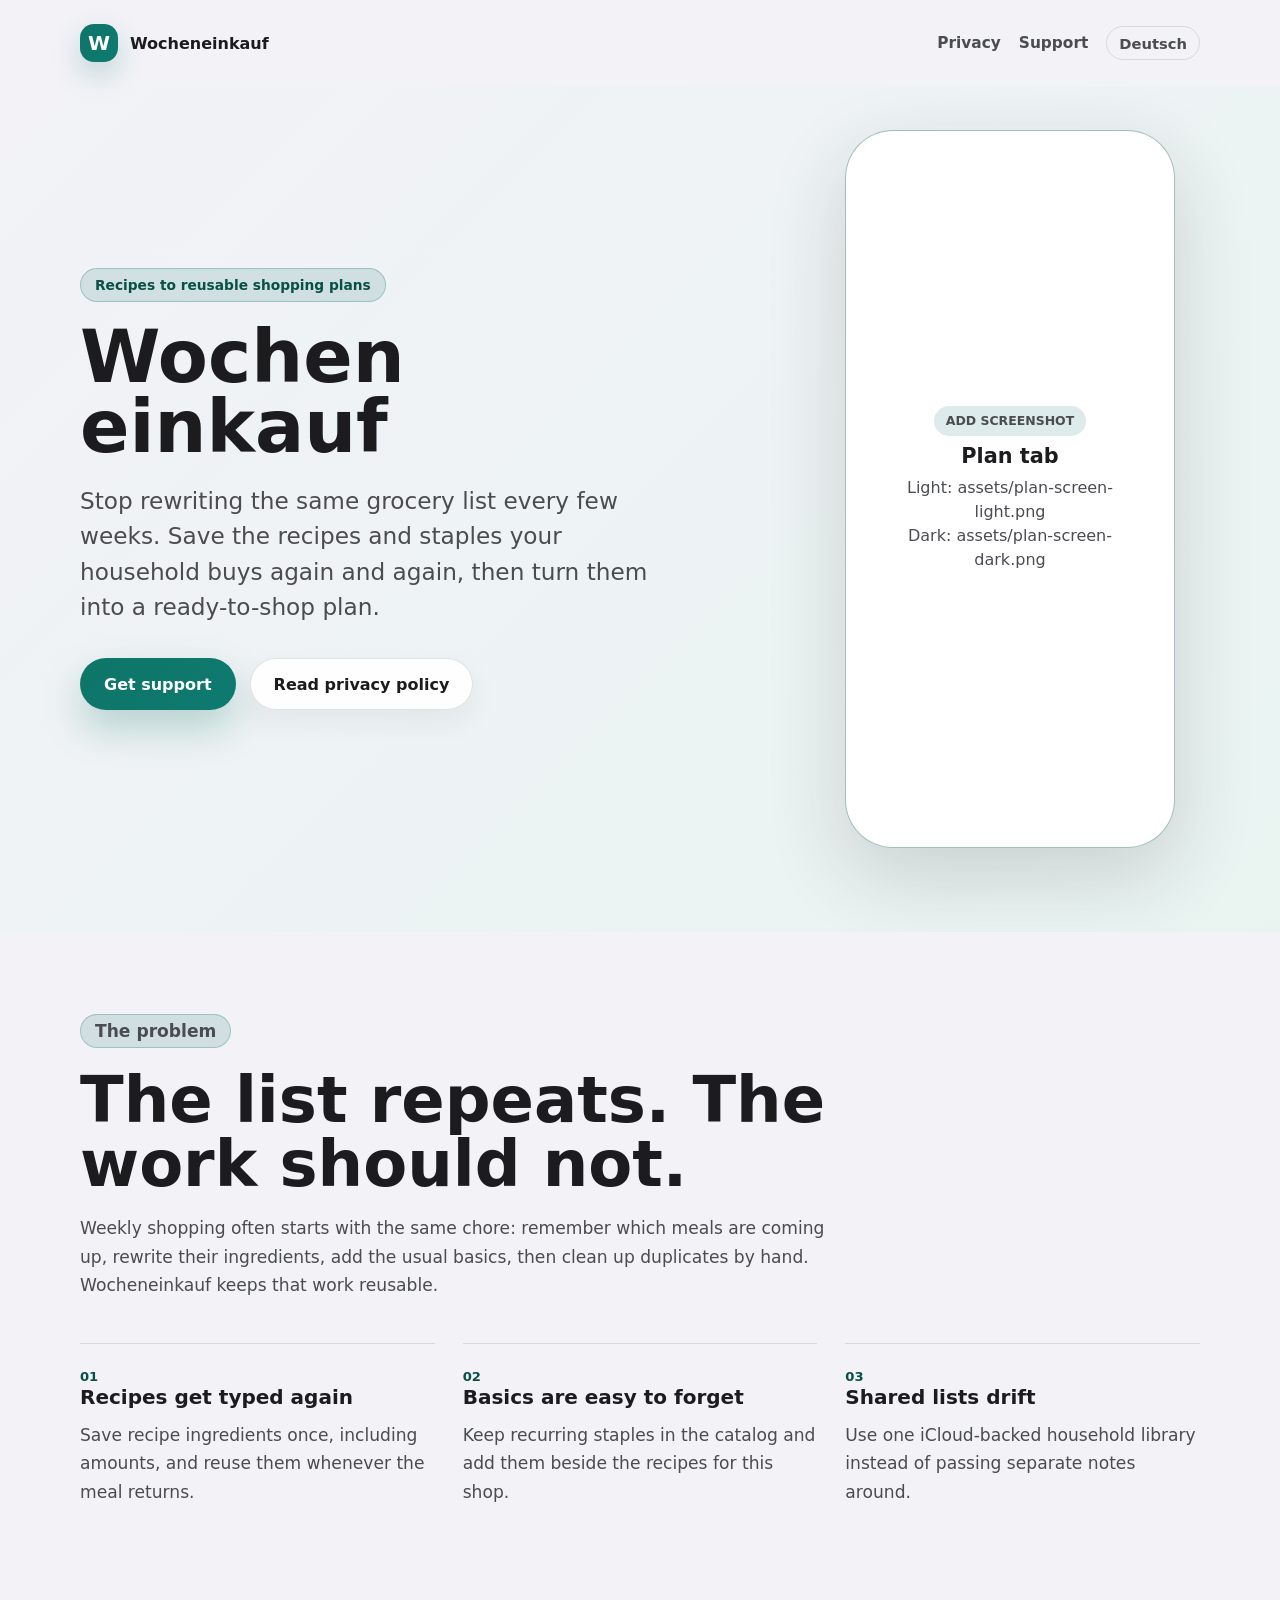
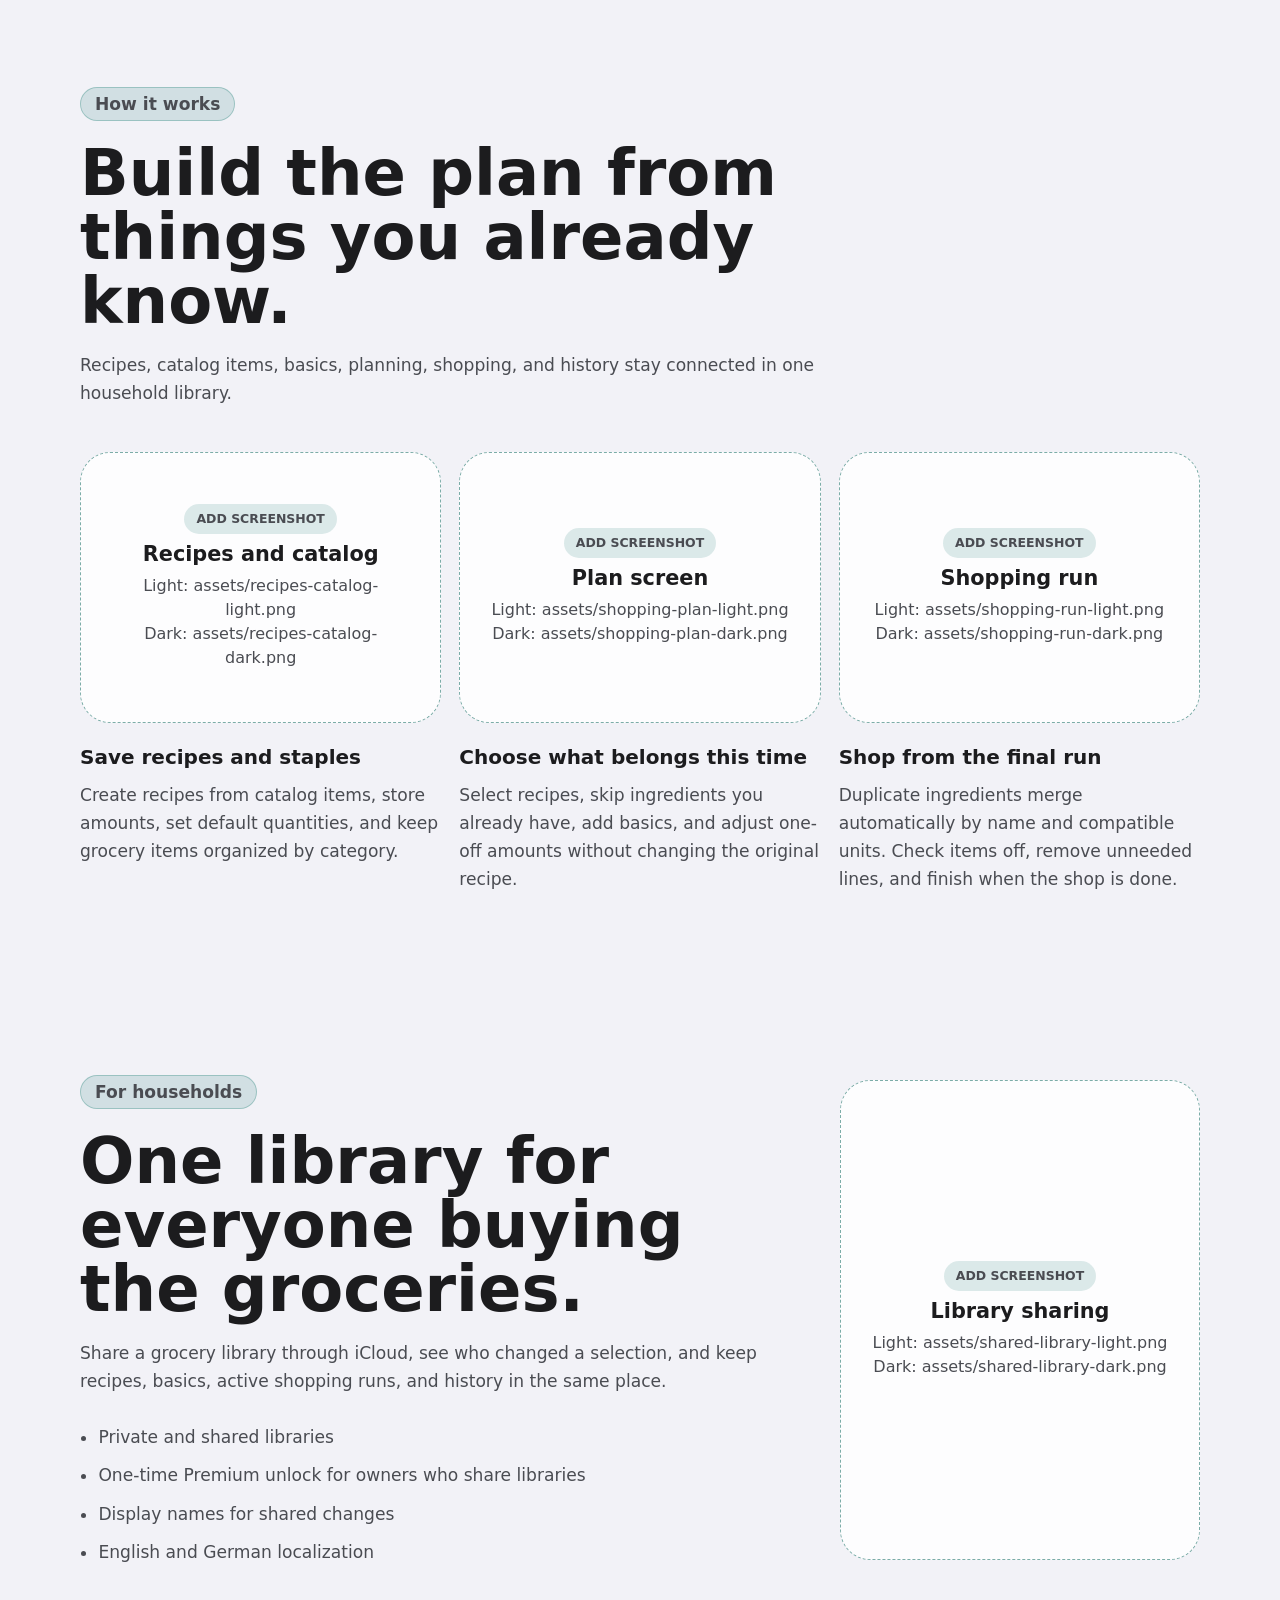
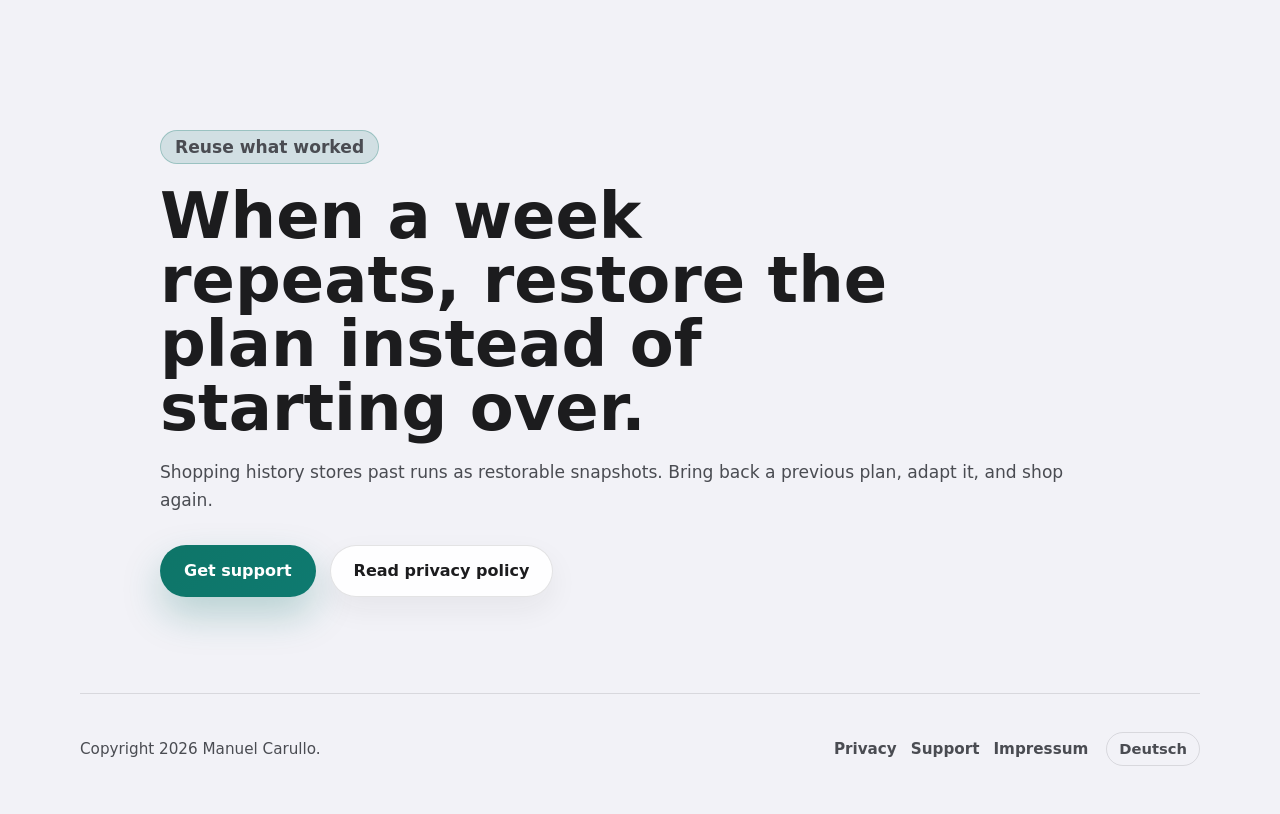
<file: index.html>
<!doctype html>
<html lang="en">
  <head>
    <meta charset="utf-8">
    <meta name="viewport" content="width=device-width, initial-scale=1">
    <title>Wocheneinkauf</title>
    <meta
      name="description"
      content="Wocheneinkauf saves recipes, staples, and shared grocery libraries so households can plan recurring shops without rewriting the same lists."
    >
    <link rel="alternate" hreflang="en" href="https://wocheneinkauf.carullo.dev/">
    <link rel="alternate" hreflang="de" href="https://wocheneinkauf.carullo.dev/de/">
    <link rel="alternate" hreflang="x-default" href="https://wocheneinkauf.carullo.dev/">
    <link rel="stylesheet" href="assets/styles.css">
  </head>
  <body>
    <header class="site-header">
      <a class="brand" href="./" aria-label="Wocheneinkauf home">
        <span class="brand-mark" aria-hidden="true">W</span>
        <span>Wocheneinkauf</span>
      </a>
      <div class="header-actions">
        <nav class="nav" aria-label="Main navigation">
          <a href="./privacy/">Privacy</a>
          <a href="./support/">Support</a>
        </nav>
        <a class="language-switch" href="./de/" lang="de" hreflang="de">Deutsch</a>
      </div>
    </header>

    <main>
      <section class="hero">
        <div class="hero-inner">
          <div class="hero-copy">
            <p class="eyebrow">Recipes to reusable shopping plans</p>
            <h1 class="hero-title"><span>Wochen</span><span>einkauf</span></h1>
            <p class="lead">
              Stop rewriting the same grocery list every few weeks. Save the recipes and staples
              your household buys again and again, then turn them into a ready-to-shop plan.
            </p>
            <div class="actions">
              <a class="button primary" href="./support/">Get support</a>
              <a class="button" href="./privacy/">Read privacy policy</a>
            </div>
          </div>

          <div class="hero-media" aria-label="Wocheneinkauf app screenshot placeholder">
            <div
              class="phone-placeholder screenshot-slot"
              data-light-src="./assets/plan-screen-light.png"
              data-dark-src="./assets/plan-screen-dark.png"
            >
              <span class="placeholder-label">Add screenshot</span>
              <strong>Plan tab</strong>
              <span>Light: assets/plan-screen-light.png</span>
              <span>Dark: assets/plan-screen-dark.png</span>
            </div>
          </div>
        </div>
      </section>

      <section class="section problem">
        <p class="eyebrow">The problem</p>
        <h2>The list repeats. The work should not.</h2>
        <p>
          Weekly shopping often starts with the same chore: remember which meals are coming up,
          rewrite their ingredients, add the usual basics, then clean up duplicates by hand.
          Wocheneinkauf keeps that work reusable.
        </p>
        <div class="problem-list" aria-label="Problems Wocheneinkauf helps with">
          <div>
            <span>01</span>
            <h3>Recipes get typed again</h3>
            <p>Save recipe ingredients once, including amounts, and reuse them whenever the meal returns.</p>
          </div>
          <div>
            <span>02</span>
            <h3>Basics are easy to forget</h3>
            <p>Keep recurring staples in the catalog and add them beside the recipes for this shop.</p>
          </div>
          <div>
            <span>03</span>
            <h3>Shared lists drift</h3>
            <p>Use one iCloud-backed household library instead of passing separate notes around.</p>
          </div>
        </div>
      </section>

      <section class="section workflow">
        <div class="section-heading">
          <p class="eyebrow">How it works</p>
          <h2>Build the plan from things you already know.</h2>
          <p>
            Recipes, catalog items, basics, planning, shopping, and history stay connected in one
            household library.
          </p>
        </div>

        <div class="workflow-grid">
          <article class="workflow-step">
            <div
              class="image-placeholder landscape screenshot-slot"
              data-light-src="./assets/recipes-catalog-light.png"
              data-dark-src="./assets/recipes-catalog-dark.png"
            >
              <span class="placeholder-label">Add screenshot</span>
              <strong>Recipes and catalog</strong>
              <span>Light: assets/recipes-catalog-light.png</span>
              <span>Dark: assets/recipes-catalog-dark.png</span>
            </div>
            <h3>Save recipes and staples</h3>
            <p>
              Create recipes from catalog items, store amounts, set default quantities, and keep
              grocery items organized by category.
            </p>
          </article>

          <article class="workflow-step">
            <div
              class="image-placeholder landscape screenshot-slot"
              data-light-src="./assets/shopping-plan-light.png"
              data-dark-src="./assets/shopping-plan-dark.png"
            >
              <span class="placeholder-label">Add screenshot</span>
              <strong>Plan screen</strong>
              <span>Light: assets/shopping-plan-light.png</span>
              <span>Dark: assets/shopping-plan-dark.png</span>
            </div>
            <h3>Choose what belongs this time</h3>
            <p>
              Select recipes, skip ingredients you already have, add basics, and adjust one-off
              amounts without changing the original recipe.
            </p>
          </article>

          <article class="workflow-step">
            <div
              class="image-placeholder landscape screenshot-slot"
              data-light-src="./assets/shopping-run-light.png"
              data-dark-src="./assets/shopping-run-dark.png"
            >
              <span class="placeholder-label">Add screenshot</span>
              <strong>Shopping run</strong>
              <span>Light: assets/shopping-run-light.png</span>
              <span>Dark: assets/shopping-run-dark.png</span>
            </div>
            <h3>Shop from the final run</h3>
            <p>
              Duplicate ingredients merge automatically by name and compatible units. Check items
              off, remove unneeded lines, and finish when the shop is done.
            </p>
          </article>
        </div>
      </section>

      <section class="section split-section">
        <div>
          <p class="eyebrow">For households</p>
          <h2>One library for everyone buying the groceries.</h2>
          <p>
            Share a grocery library through iCloud, see who changed a selection, and keep recipes,
            basics, active shopping runs, and history in the same place.
          </p>
          <ul class="feature-points">
            <li>Private and shared libraries</li>
            <li>One-time Premium unlock for owners who share libraries</li>
            <li>Display names for shared changes</li>
            <li>English and German localization</li>
          </ul>
        </div>
        <div
          class="image-placeholder portrait screenshot-slot"
          data-light-src="./assets/shared-library-light.png"
          data-dark-src="./assets/shared-library-dark.png"
        >
          <span class="placeholder-label">Add screenshot</span>
          <strong>Library sharing</strong>
          <span>Light: assets/shared-library-light.png</span>
          <span>Dark: assets/shared-library-dark.png</span>
        </div>
      </section>

      <section class="section closing-section">
        <p class="eyebrow">Reuse what worked</p>
        <h2>When a week repeats, restore the plan instead of starting over.</h2>
        <p>
          Shopping history stores past runs as restorable snapshots. Bring back a previous plan,
          adapt it, and shop again.
        </p>
        <div class="actions">
          <a class="button primary" href="./support/">Get support</a>
          <a class="button" href="./privacy/">Read privacy policy</a>
        </div>
      </section>
    </main>

    <footer class="site-footer">
      <span>Copyright 2026 Manuel Carullo.</span>
      <div class="footer-nav-group">
        <nav class="footer-links" aria-label="Footer links">
          <a href="./privacy/">Privacy</a>
          <a href="./support/">Support</a>
          <a href="./impressum/">Impressum</a>
        </nav>
        <a class="language-switch" href="./de/" lang="de" hreflang="de">Deutsch</a>
      </div>
    </footer>
  </body>
</html>
</file>
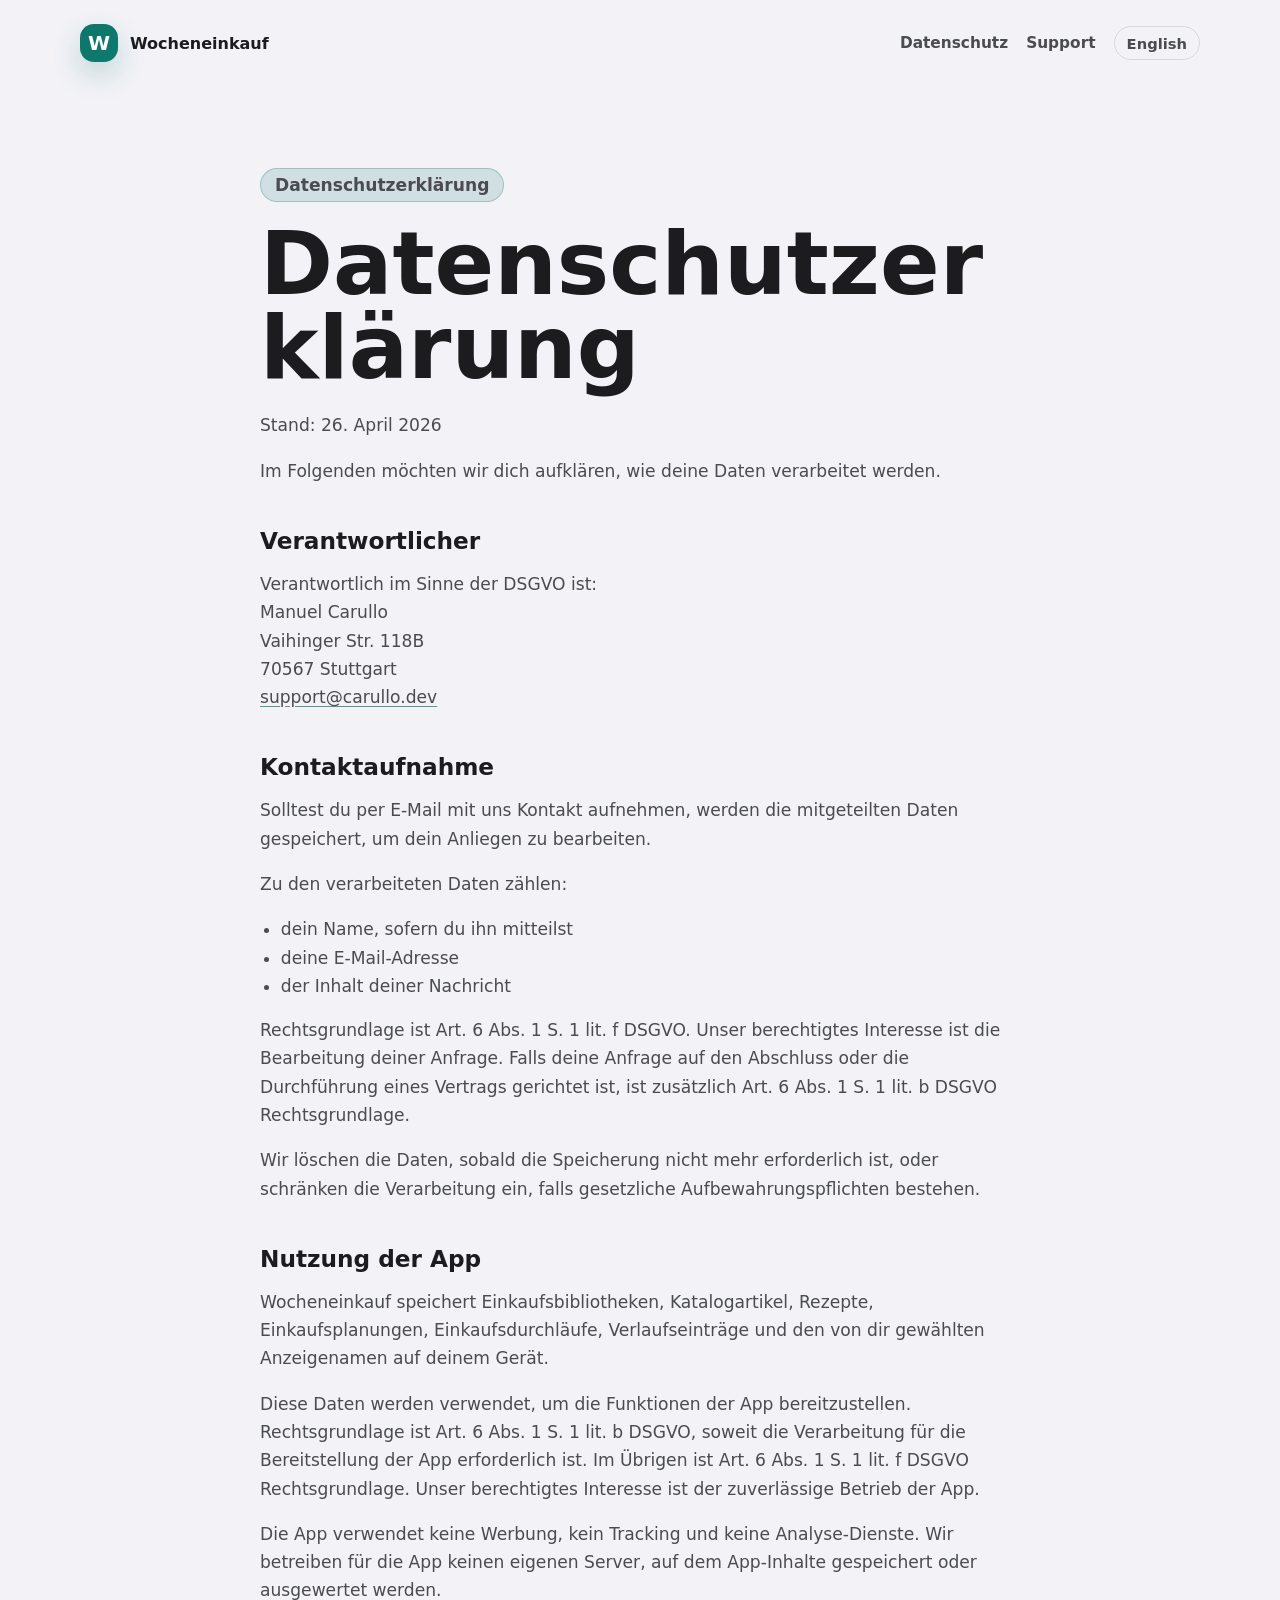
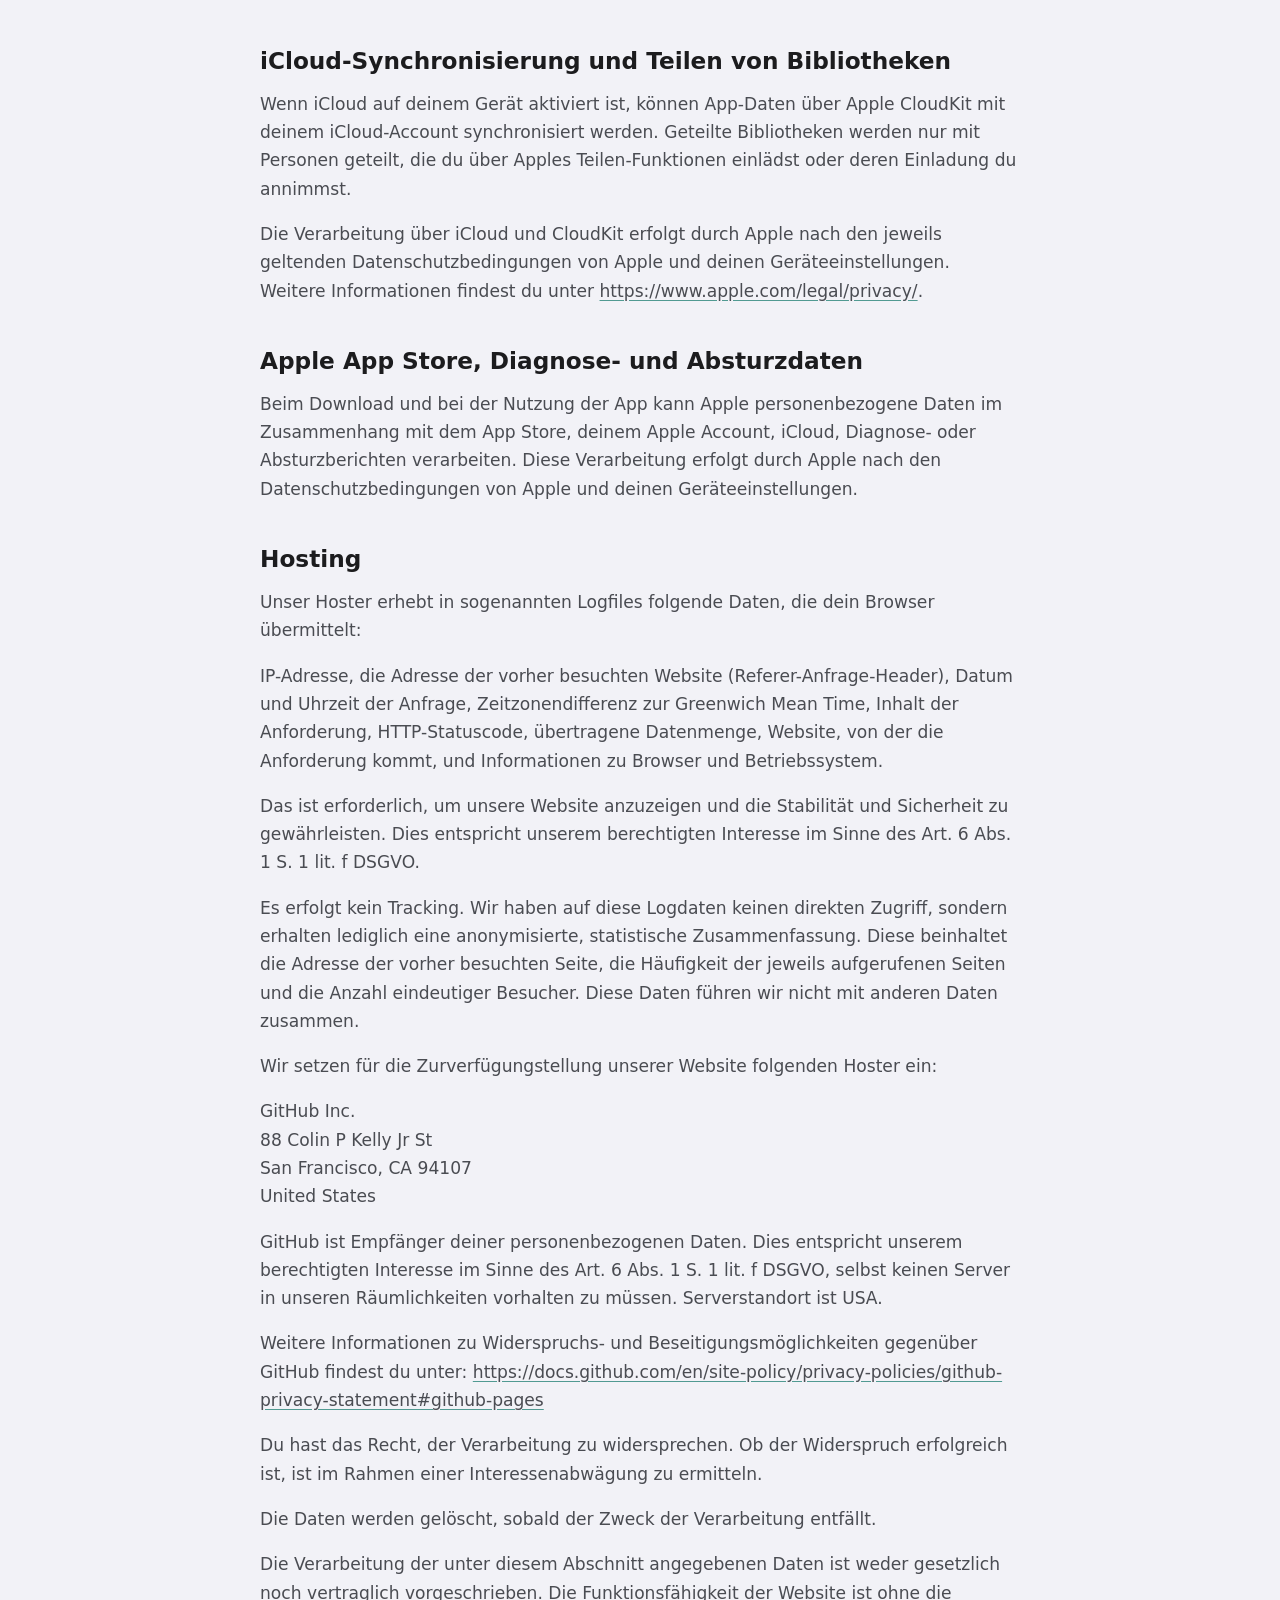
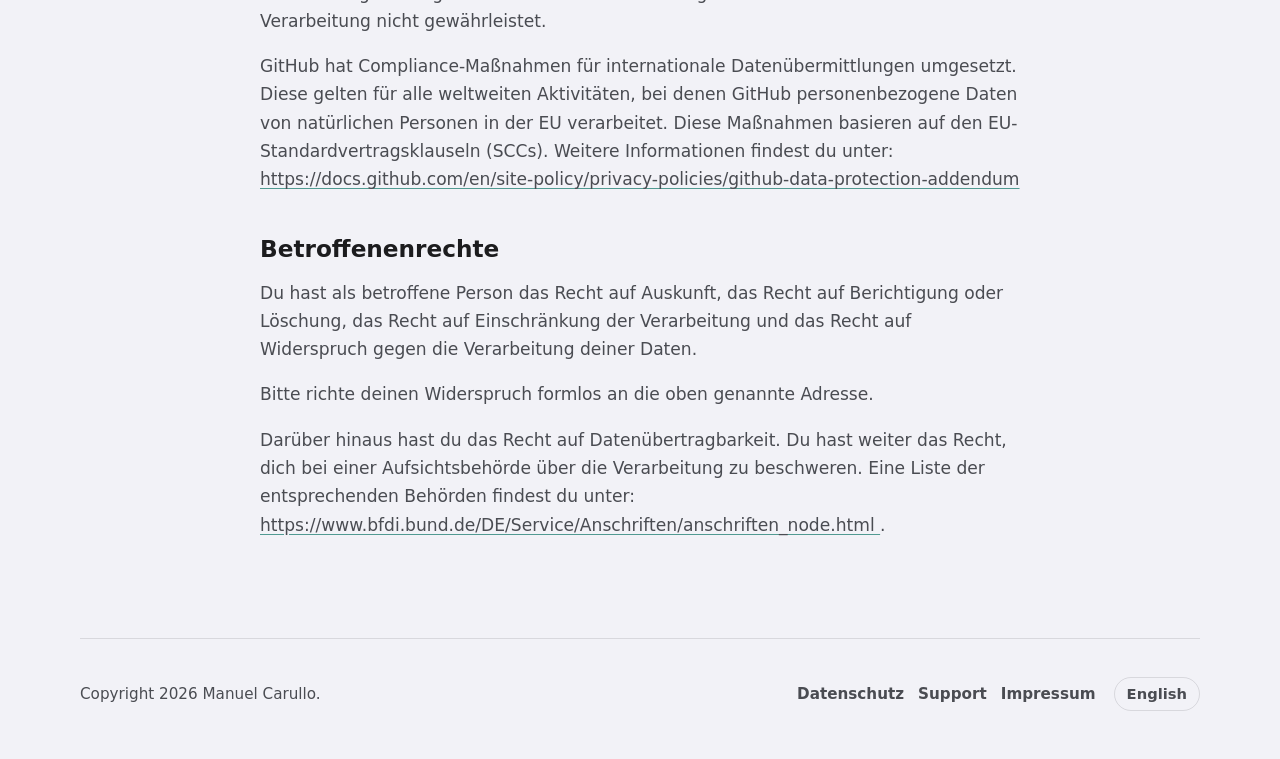
<file: datenschutz/index.html>
<!doctype html>
<html lang="de">
  <head>
    <meta charset="utf-8">
    <meta name="viewport" content="width=device-width, initial-scale=1">
    <title>Datenschutzerklärung - Wocheneinkauf</title>
    <meta name="description" content="Datenschutzerklärung für Wocheneinkauf.">
    <link rel="stylesheet" href="../assets/styles.css">
  </head>
  <body>
    <header class="site-header">
      <a class="brand" href="../de/" aria-label="Wocheneinkauf">
        <span class="brand-mark" aria-hidden="true">W</span>
        <span>Wocheneinkauf</span>
      </a>
      <div class="header-actions">
        <nav class="nav" aria-label="Hauptnavigation">
          <a href="../datenschutz/">Datenschutz</a>
          <a href="../de/support/">Support</a>
        </nav>
        <a class="language-switch" href="../privacy/" lang="en" hreflang="en">English</a>
      </div>
    </header>

    <main class="section policy">
      <p class="eyebrow">Datenschutzerklärung</p>
      <h1>Datenschutzerklärung</h1>
      <p>Stand: 26. April 2026</p>

      <p>Im Folgenden möchten wir dich aufklären, wie deine Daten verarbeitet werden.</p>

      <h2>Verantwortlicher</h2>
      <p>
        Verantwortlich im Sinne der DSGVO ist:<br>
        Manuel Carullo<br>
        Vaihinger Str. 118B<br>
        70567 Stuttgart<br>
        <a href="mailto:support@carullo.dev">support@carullo.dev</a>
      </p>

      <h2>Kontaktaufnahme</h2>
      <p>
        Solltest du per E-Mail mit uns Kontakt aufnehmen, werden die mitgeteilten Daten gespeichert,
        um dein Anliegen zu bearbeiten.
      </p>
      <p>Zu den verarbeiteten Daten zählen:</p>
      <ul>
        <li>dein Name, sofern du ihn mitteilst</li>
        <li>deine E-Mail-Adresse</li>
        <li>der Inhalt deiner Nachricht</li>
      </ul>
      <p>
        Rechtsgrundlage ist Art. 6 Abs. 1 S. 1 lit. f DSGVO. Unser berechtigtes Interesse ist die
        Bearbeitung deiner Anfrage. Falls deine Anfrage auf den Abschluss oder die Durchführung
        eines Vertrags gerichtet ist, ist zusätzlich Art. 6 Abs. 1 S. 1 lit. b DSGVO
        Rechtsgrundlage.
      </p>
      <p>
        Wir löschen die Daten, sobald die Speicherung nicht mehr erforderlich ist, oder schränken
        die Verarbeitung ein, falls gesetzliche Aufbewahrungspflichten bestehen.
      </p>

      <h2>Nutzung der App</h2>
      <p>
        Wocheneinkauf speichert Einkaufsbibliotheken, Katalogartikel, Rezepte, Einkaufsplanungen,
        Einkaufsdurchläufe, Verlaufseinträge und den von dir gewählten Anzeigenamen auf deinem
        Gerät.
      </p>
      <p>
        Diese Daten werden verwendet, um die Funktionen der App bereitzustellen. Rechtsgrundlage ist
        Art. 6 Abs. 1 S. 1 lit. b DSGVO, soweit die Verarbeitung für die Bereitstellung der App
        erforderlich ist. Im Übrigen ist Art. 6 Abs. 1 S. 1 lit. f DSGVO Rechtsgrundlage. Unser
        berechtigtes Interesse ist der zuverlässige Betrieb der App.
      </p>
      <p>
        Die App verwendet keine Werbung, kein Tracking und keine Analyse-Dienste. Wir betreiben für
        die App keinen eigenen Server, auf dem App-Inhalte gespeichert oder ausgewertet werden.
      </p>

      <h2>iCloud-Synchronisierung und Teilen von Bibliotheken</h2>
      <p>
        Wenn iCloud auf deinem Gerät aktiviert ist, können App-Daten über Apple CloudKit mit deinem
        iCloud-Account synchronisiert werden. Geteilte Bibliotheken werden nur mit Personen geteilt,
        die du über Apples Teilen-Funktionen einlädst oder deren Einladung du annimmst.
      </p>
      <p>
        Die Verarbeitung über iCloud und CloudKit erfolgt durch Apple nach den jeweils geltenden
        Datenschutzbedingungen von Apple und deinen Geräteeinstellungen. Weitere Informationen
        findest du unter
        <a href="https://www.apple.com/legal/privacy/">https://www.apple.com/legal/privacy/</a>.
      </p>

      <h2>Apple App Store, Diagnose- und Absturzdaten</h2>
      <p>
        Beim Download und bei der Nutzung der App kann Apple personenbezogene Daten im Zusammenhang
        mit dem App Store, deinem Apple Account, iCloud, Diagnose- oder Absturzberichten
        verarbeiten. Diese Verarbeitung erfolgt durch Apple nach den Datenschutzbedingungen von
        Apple und deinen Geräteeinstellungen.
      </p>

      <h2>Hosting</h2>
      <p>
        Unser Hoster erhebt in sogenannten Logfiles folgende Daten, die dein Browser übermittelt:
      </p>
      <p>
        IP-Adresse, die Adresse der vorher besuchten Website (Referer-Anfrage-Header), Datum und
        Uhrzeit der Anfrage, Zeitzonendifferenz zur Greenwich Mean Time, Inhalt der Anforderung,
        HTTP-Statuscode, übertragene Datenmenge, Website, von der die Anforderung kommt, und
        Informationen zu Browser und Betriebssystem.
      </p>
      <p>
        Das ist erforderlich, um unsere Website anzuzeigen und die Stabilität und Sicherheit zu
        gewährleisten. Dies entspricht unserem berechtigten Interesse im Sinne des Art. 6 Abs. 1
        S. 1 lit. f DSGVO.
      </p>
      <p>
        Es erfolgt kein Tracking. Wir haben auf diese Logdaten keinen direkten Zugriff, sondern
        erhalten lediglich eine anonymisierte, statistische Zusammenfassung. Diese beinhaltet die
        Adresse der vorher besuchten Seite, die Häufigkeit der jeweils aufgerufenen Seiten und die
        Anzahl eindeutiger Besucher. Diese Daten führen wir nicht mit anderen Daten zusammen.
      </p>
      <p>Wir setzen für die Zurverfügungstellung unserer Website folgenden Hoster ein:</p>
      <p>
        GitHub Inc.<br>
        88 Colin P Kelly Jr St<br>
        San Francisco, CA 94107<br>
        United States
      </p>
      <p>
        GitHub ist Empfänger deiner personenbezogenen Daten. Dies entspricht unserem berechtigten
        Interesse im Sinne des Art. 6 Abs. 1 S. 1 lit. f DSGVO, selbst keinen Server in unseren
        Räumlichkeiten vorhalten zu müssen. Serverstandort ist USA.
      </p>
      <p>
        Weitere Informationen zu Widerspruchs- und Beseitigungsmöglichkeiten gegenüber GitHub
        findest du unter:
        <a href="https://docs.github.com/en/site-policy/privacy-policies/github-privacy-statement#github-pages">
          https://docs.github.com/en/site-policy/privacy-policies/github-privacy-statement#github-pages
        </a>
      </p>
      <p>
        Du hast das Recht, der Verarbeitung zu widersprechen. Ob der Widerspruch erfolgreich ist,
        ist im Rahmen einer Interessenabwägung zu ermitteln.
      </p>
      <p>Die Daten werden gelöscht, sobald der Zweck der Verarbeitung entfällt.</p>
      <p>
        Die Verarbeitung der unter diesem Abschnitt angegebenen Daten ist weder gesetzlich noch
        vertraglich vorgeschrieben. Die Funktionsfähigkeit der Website ist ohne die Verarbeitung
        nicht gewährleistet.
      </p>
      <p>
        GitHub hat Compliance-Maßnahmen für internationale Datenübermittlungen umgesetzt. Diese
        gelten für alle weltweiten Aktivitäten, bei denen GitHub personenbezogene Daten von
        natürlichen Personen in der EU verarbeitet. Diese Maßnahmen basieren auf den
        EU-Standardvertragsklauseln (SCCs). Weitere Informationen findest du unter:
        <a href="https://docs.github.com/en/site-policy/privacy-policies/github-data-protection-addendum">
          https://docs.github.com/en/site-policy/privacy-policies/github-data-protection-addendum
        </a>
      </p>

      <h2>Betroffenenrechte</h2>
      <p>
        Du hast als betroffene Person das Recht auf Auskunft, das Recht auf Berichtigung oder
        Löschung, das Recht auf Einschränkung der Verarbeitung und das Recht auf Widerspruch gegen
        die Verarbeitung deiner Daten.
      </p>
      <p>Bitte richte deinen Widerspruch formlos an die oben genannte Adresse.</p>
      <p>
        Darüber hinaus hast du das Recht auf Datenübertragbarkeit. Du hast weiter das Recht, dich
        bei einer Aufsichtsbehörde über die Verarbeitung zu beschweren. Eine Liste der
        entsprechenden Behörden findest du unter:
        <a href="https://www.bfdi.bund.de/DE/Service/Anschriften/anschriften_node.html">
          https://www.bfdi.bund.de/DE/Service/Anschriften/anschriften_node.html
        </a>.
      </p>
    </main>

    <footer class="site-footer">
      <span>Copyright 2026 Manuel Carullo.</span>
      <div class="footer-nav-group">
        <nav class="footer-links" aria-label="Fußzeilenlinks">
          <a href="../datenschutz/">Datenschutz</a>
          <a href="../de/support/">Support</a>
          <a href="../impressum/">Impressum</a>
        </nav>
        <a class="language-switch" href="../privacy/" lang="en" hreflang="en">English</a>
      </div>
    </footer>
  </body>
</html>
</file>
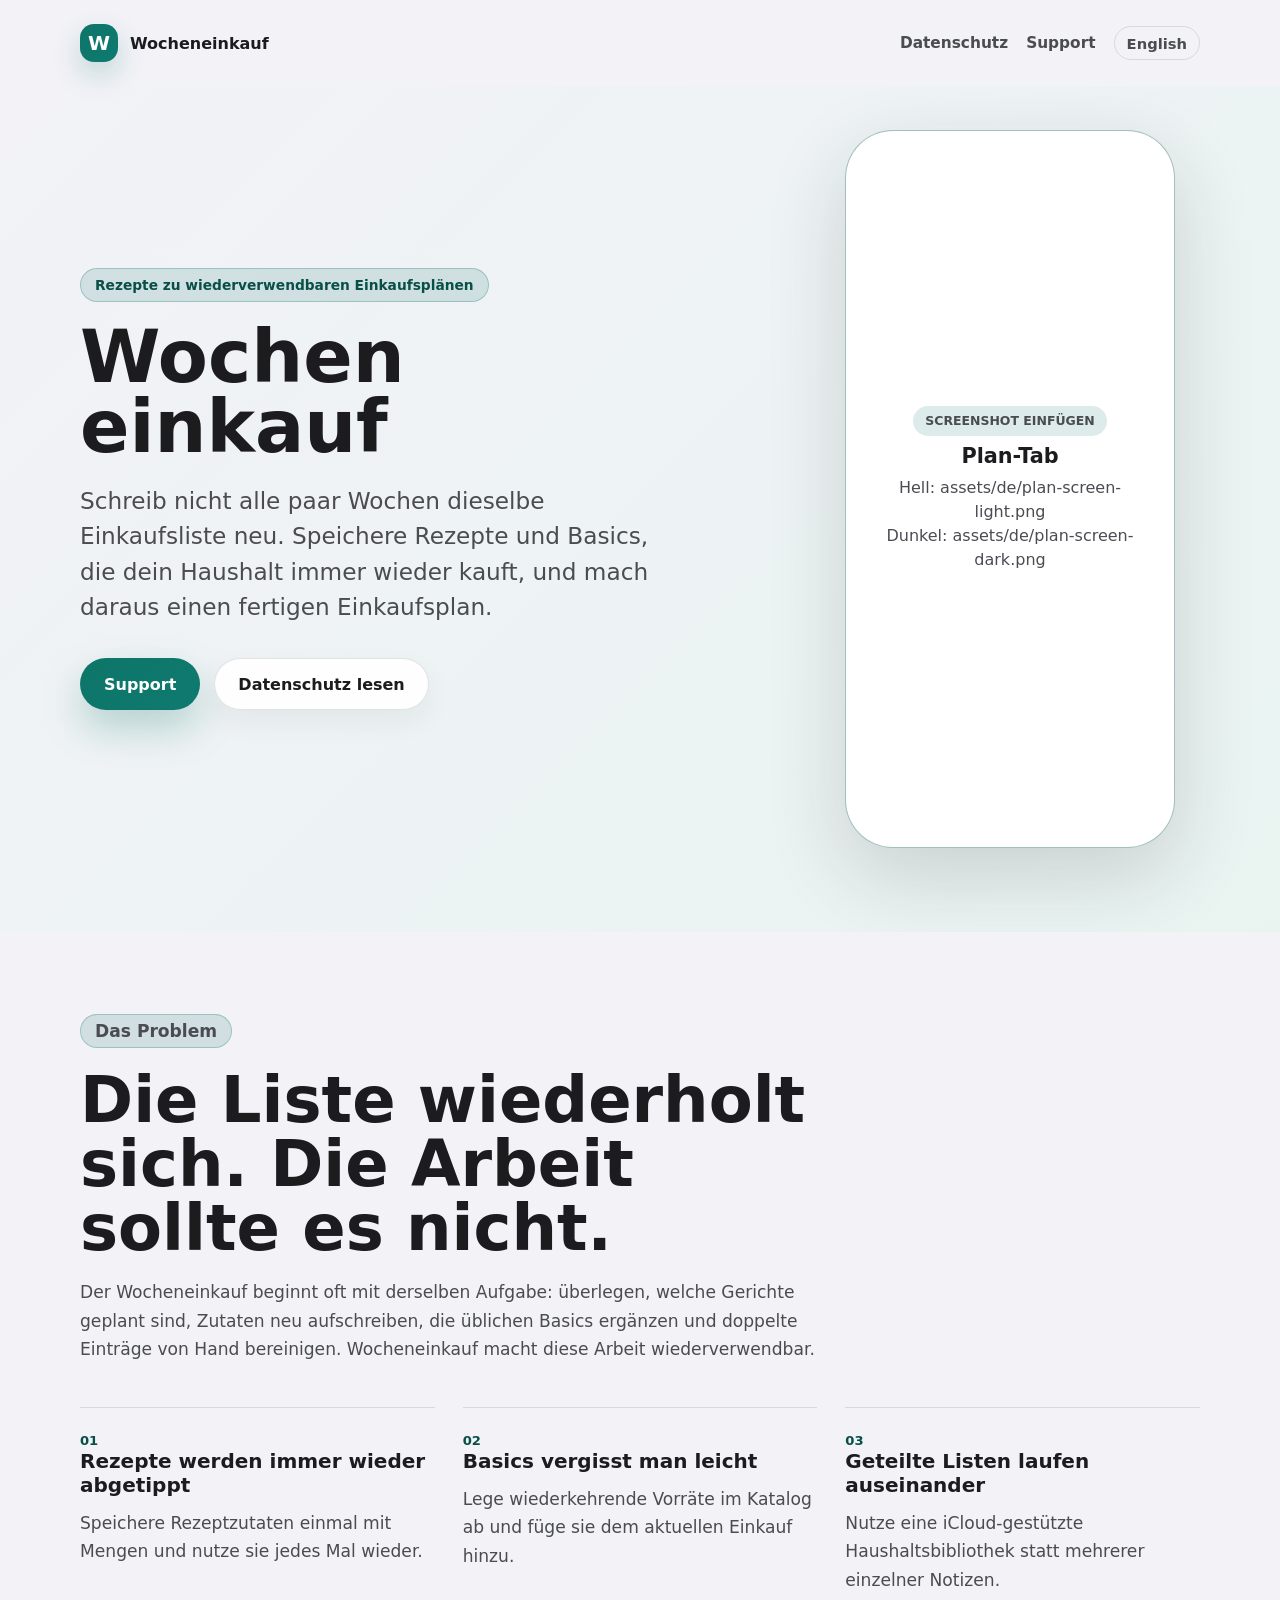
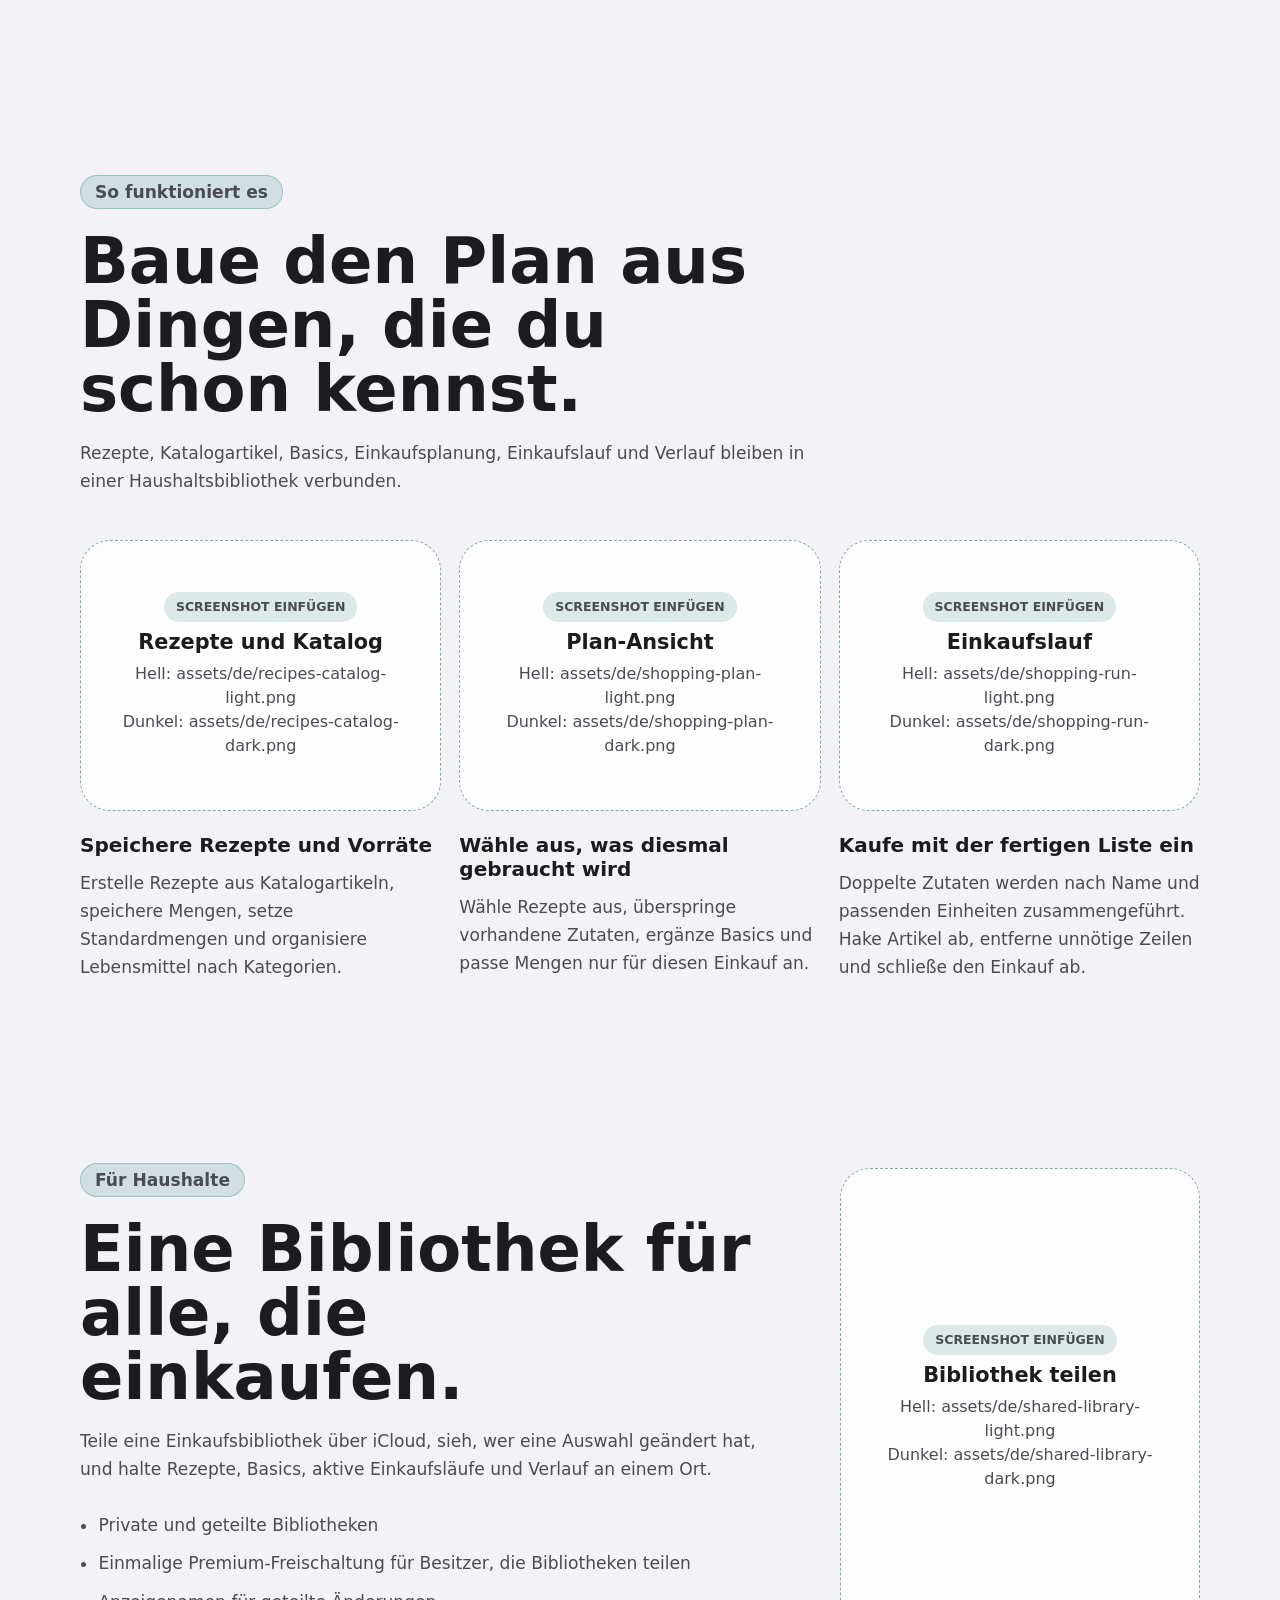
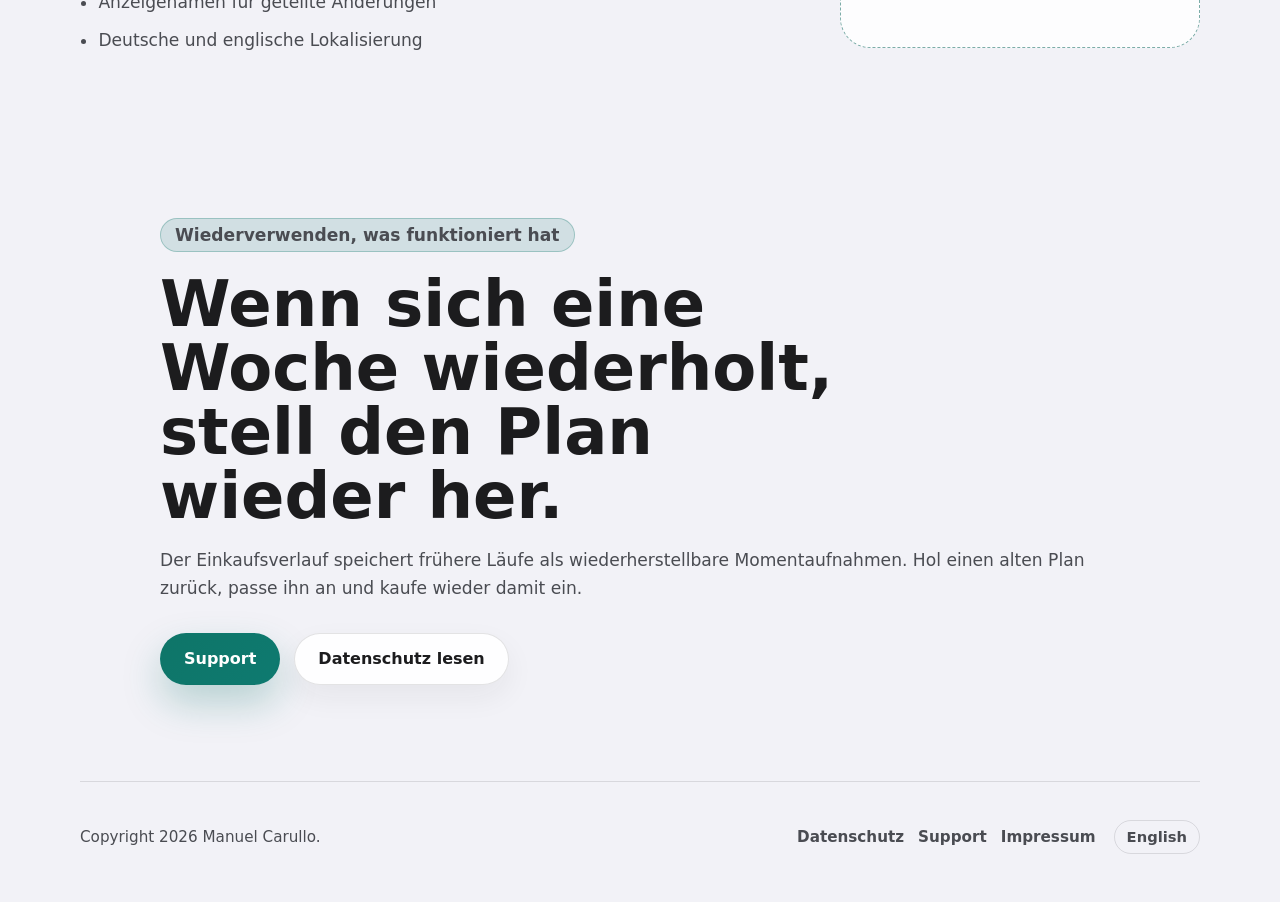
<file: de/index.html>
<!doctype html>
<html lang="de">
  <head>
    <meta charset="utf-8">
    <meta name="viewport" content="width=device-width, initial-scale=1">
    <title>Wocheneinkauf</title>
    <meta
      name="description"
      content="Wocheneinkauf speichert Rezepte, Vorräte und geteilte Einkaufsbibliotheken, damit Haushalte wiederkehrende Einkäufe planen können, ohne dieselben Listen neu zu schreiben."
    >
    <link rel="alternate" hreflang="en" href="https://wocheneinkauf.carullo.dev/">
    <link rel="alternate" hreflang="de" href="https://wocheneinkauf.carullo.dev/de/">
    <link rel="alternate" hreflang="x-default" href="https://wocheneinkauf.carullo.dev/">
    <link rel="stylesheet" href="../assets/styles.css">
  </head>
  <body>
    <header class="site-header">
      <a class="brand" href="./" aria-label="Wocheneinkauf">
        <span class="brand-mark" aria-hidden="true">W</span>
        <span>Wocheneinkauf</span>
      </a>
      <div class="header-actions">
        <nav class="nav" aria-label="Hauptnavigation">
          <a href="../datenschutz/">Datenschutz</a>
          <a href="./support/">Support</a>
        </nav>
        <a class="language-switch" href="../" lang="en" hreflang="en">English</a>
      </div>
    </header>

    <main>
      <section class="hero">
        <div class="hero-inner">
          <div class="hero-copy">
            <p class="eyebrow">Rezepte zu wiederverwendbaren Einkaufsplänen</p>
            <h1 class="hero-title"><span>Wochen</span><span>einkauf</span></h1>
            <p class="lead">
              Schreib nicht alle paar Wochen dieselbe Einkaufsliste neu. Speichere Rezepte und
              Basics, die dein Haushalt immer wieder kauft, und mach daraus einen fertigen
              Einkaufsplan.
            </p>
            <div class="actions">
              <a class="button primary" href="./support/">Support</a>
              <a class="button" href="../datenschutz/">Datenschutz lesen</a>
            </div>
          </div>

          <div class="hero-media" aria-label="Wocheneinkauf App-Screenshot-Platzhalter">
            <div
              class="phone-placeholder screenshot-slot"
              data-light-src="../assets/de/plan-screen-light.png"
              data-dark-src="../assets/de/plan-screen-dark.png"
            >
              <span class="placeholder-label">Screenshot einfügen</span>
              <strong>Plan-Tab</strong>
              <span>Hell: assets/de/plan-screen-light.png</span>
              <span>Dunkel: assets/de/plan-screen-dark.png</span>
            </div>
          </div>
        </div>
      </section>

      <section class="section problem">
        <p class="eyebrow">Das Problem</p>
        <h2>Die Liste wiederholt sich. Die Arbeit sollte es nicht.</h2>
        <p>
          Der Wocheneinkauf beginnt oft mit derselben Aufgabe: überlegen, welche Gerichte geplant
          sind, Zutaten neu aufschreiben, die üblichen Basics ergänzen und doppelte Einträge von
          Hand bereinigen. Wocheneinkauf macht diese Arbeit wiederverwendbar.
        </p>
        <div class="problem-list" aria-label="Probleme, bei denen Wocheneinkauf hilft">
          <div>
            <span>01</span>
            <h3>Rezepte werden immer wieder abgetippt</h3>
            <p>Speichere Rezeptzutaten einmal mit Mengen und nutze sie jedes Mal wieder.</p>
          </div>
          <div>
            <span>02</span>
            <h3>Basics vergisst man leicht</h3>
            <p>Lege wiederkehrende Vorräte im Katalog ab und füge sie dem aktuellen Einkauf hinzu.</p>
          </div>
          <div>
            <span>03</span>
            <h3>Geteilte Listen laufen auseinander</h3>
            <p>Nutze eine iCloud-gestützte Haushaltsbibliothek statt mehrerer einzelner Notizen.</p>
          </div>
        </div>
      </section>

      <section class="section workflow">
        <div class="section-heading">
          <p class="eyebrow">So funktioniert es</p>
          <h2>Baue den Plan aus Dingen, die du schon kennst.</h2>
          <p>
            Rezepte, Katalogartikel, Basics, Einkaufsplanung, Einkaufslauf und Verlauf bleiben in
            einer Haushaltsbibliothek verbunden.
          </p>
        </div>

        <div class="workflow-grid">
          <article class="workflow-step">
            <div
              class="image-placeholder landscape screenshot-slot"
              data-light-src="../assets/de/recipes-catalog-light.png"
              data-dark-src="../assets/de/recipes-catalog-dark.png"
            >
              <span class="placeholder-label">Screenshot einfügen</span>
              <strong>Rezepte und Katalog</strong>
              <span>Hell: assets/de/recipes-catalog-light.png</span>
              <span>Dunkel: assets/de/recipes-catalog-dark.png</span>
            </div>
            <h3>Speichere Rezepte und Vorräte</h3>
            <p>
              Erstelle Rezepte aus Katalogartikeln, speichere Mengen, setze Standardmengen und
              organisiere Lebensmittel nach Kategorien.
            </p>
          </article>

          <article class="workflow-step">
            <div
              class="image-placeholder landscape screenshot-slot"
              data-light-src="../assets/de/shopping-plan-light.png"
              data-dark-src="../assets/de/shopping-plan-dark.png"
            >
              <span class="placeholder-label">Screenshot einfügen</span>
              <strong>Plan-Ansicht</strong>
              <span>Hell: assets/de/shopping-plan-light.png</span>
              <span>Dunkel: assets/de/shopping-plan-dark.png</span>
            </div>
            <h3>Wähle aus, was diesmal gebraucht wird</h3>
            <p>
              Wähle Rezepte aus, überspringe vorhandene Zutaten, ergänze Basics und passe Mengen
              nur für diesen Einkauf an.
            </p>
          </article>

          <article class="workflow-step">
            <div
              class="image-placeholder landscape screenshot-slot"
              data-light-src="../assets/de/shopping-run-light.png"
              data-dark-src="../assets/de/shopping-run-dark.png"
            >
              <span class="placeholder-label">Screenshot einfügen</span>
              <strong>Einkaufslauf</strong>
              <span>Hell: assets/de/shopping-run-light.png</span>
              <span>Dunkel: assets/de/shopping-run-dark.png</span>
            </div>
            <h3>Kaufe mit der fertigen Liste ein</h3>
            <p>
              Doppelte Zutaten werden nach Name und passenden Einheiten zusammengeführt. Hake
              Artikel ab, entferne unnötige Zeilen und schließe den Einkauf ab.
            </p>
          </article>
        </div>
      </section>

      <section class="section split-section">
        <div>
          <p class="eyebrow">Für Haushalte</p>
          <h2>Eine Bibliothek für alle, die einkaufen.</h2>
          <p>
            Teile eine Einkaufsbibliothek über iCloud, sieh, wer eine Auswahl geändert hat, und
            halte Rezepte, Basics, aktive Einkaufsläufe und Verlauf an einem Ort.
          </p>
          <ul class="feature-points">
            <li>Private und geteilte Bibliotheken</li>
            <li>Einmalige Premium-Freischaltung für Besitzer, die Bibliotheken teilen</li>
            <li>Anzeigenamen für geteilte Änderungen</li>
            <li>Deutsche und englische Lokalisierung</li>
          </ul>
        </div>
        <div
          class="image-placeholder portrait screenshot-slot"
          data-light-src="../assets/de/shared-library-light.png"
          data-dark-src="../assets/de/shared-library-dark.png"
        >
          <span class="placeholder-label">Screenshot einfügen</span>
          <strong>Bibliothek teilen</strong>
          <span>Hell: assets/de/shared-library-light.png</span>
          <span>Dunkel: assets/de/shared-library-dark.png</span>
        </div>
      </section>

      <section class="section closing-section">
        <p class="eyebrow">Wiederverwenden, was funktioniert hat</p>
        <h2>Wenn sich eine Woche wiederholt, stell den Plan wieder her.</h2>
        <p>
          Der Einkaufsverlauf speichert frühere Läufe als wiederherstellbare Momentaufnahmen. Hol
          einen alten Plan zurück, passe ihn an und kaufe wieder damit ein.
        </p>
        <div class="actions">
          <a class="button primary" href="./support/">Support</a>
          <a class="button" href="../datenschutz/">Datenschutz lesen</a>
        </div>
      </section>
    </main>

    <footer class="site-footer">
      <span>Copyright 2026 Manuel Carullo.</span>
      <div class="footer-nav-group">
        <nav class="footer-links" aria-label="Fußzeilenlinks">
          <a href="../datenschutz/">Datenschutz</a>
          <a href="./support/">Support</a>
          <a href="../impressum/">Impressum</a>
        </nav>
        <a class="language-switch" href="../" lang="en" hreflang="en">English</a>
      </div>
    </footer>
  </body>
</html>
</file>
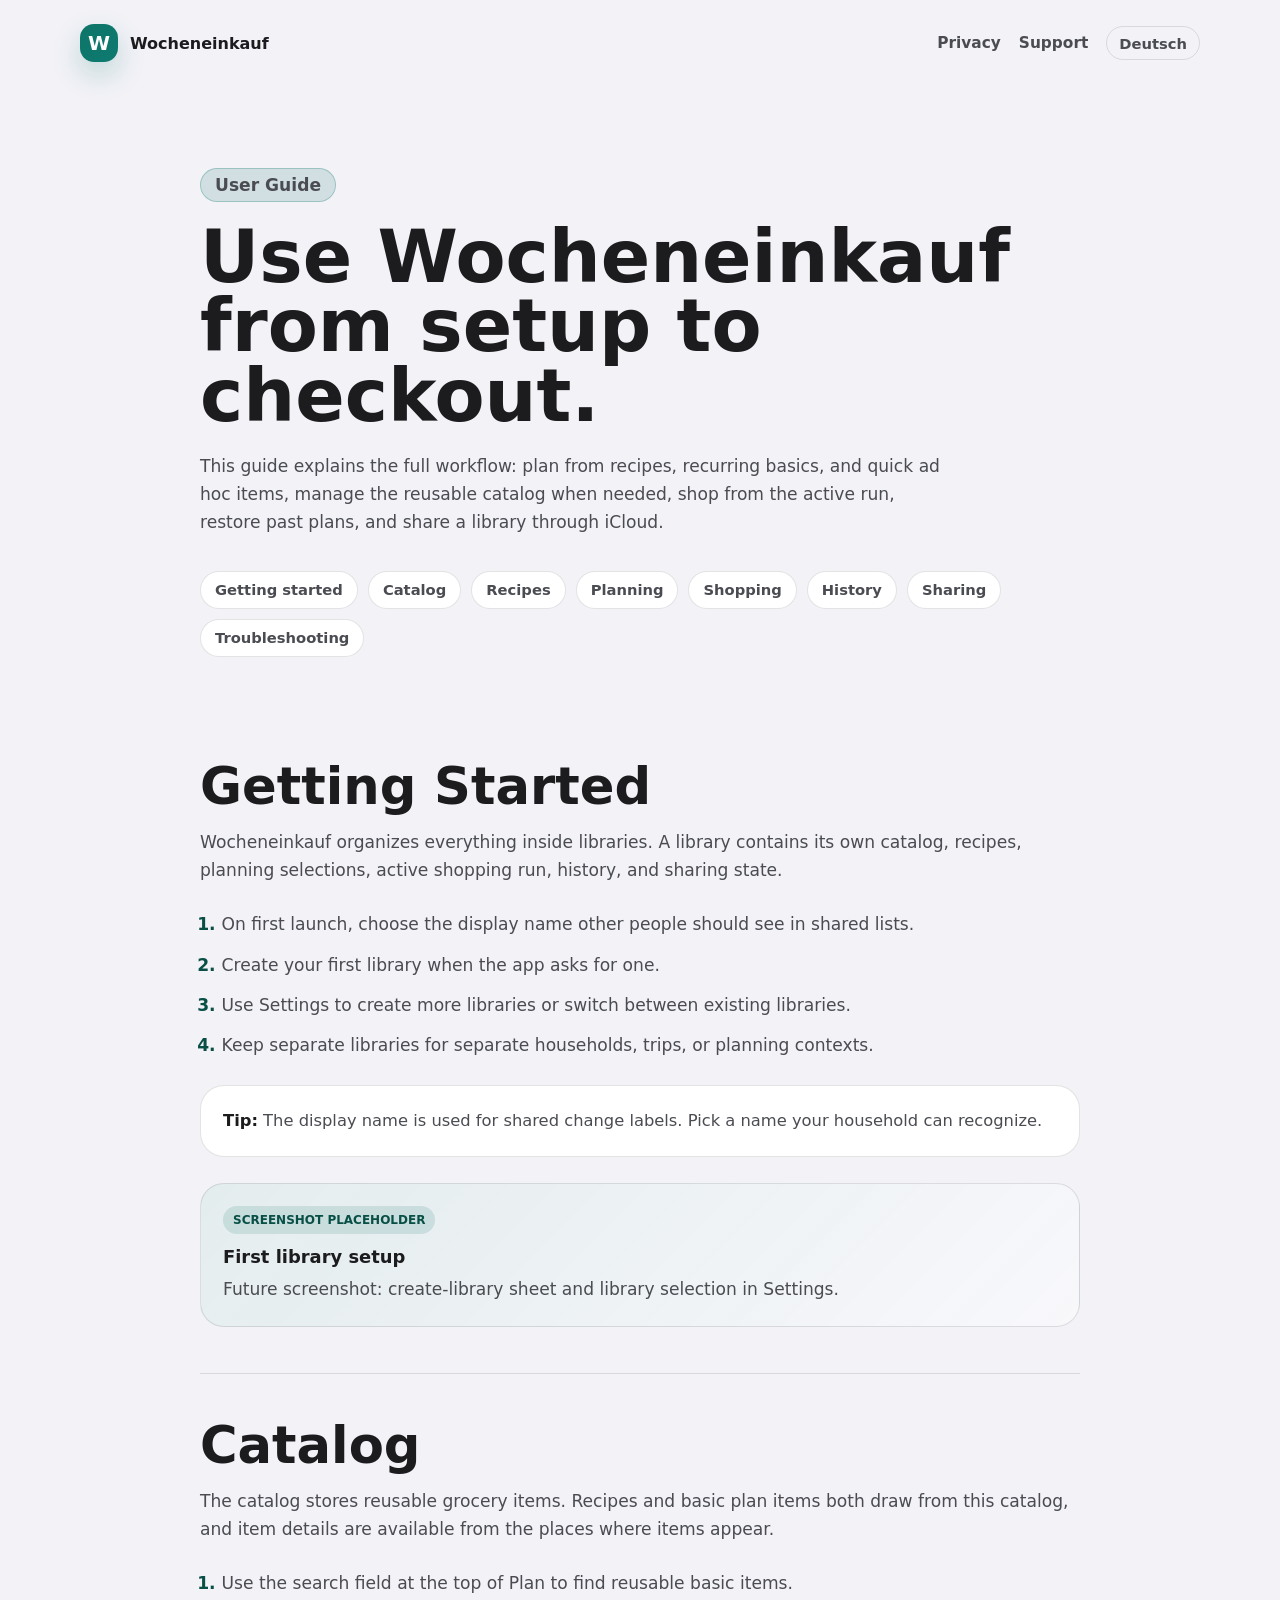
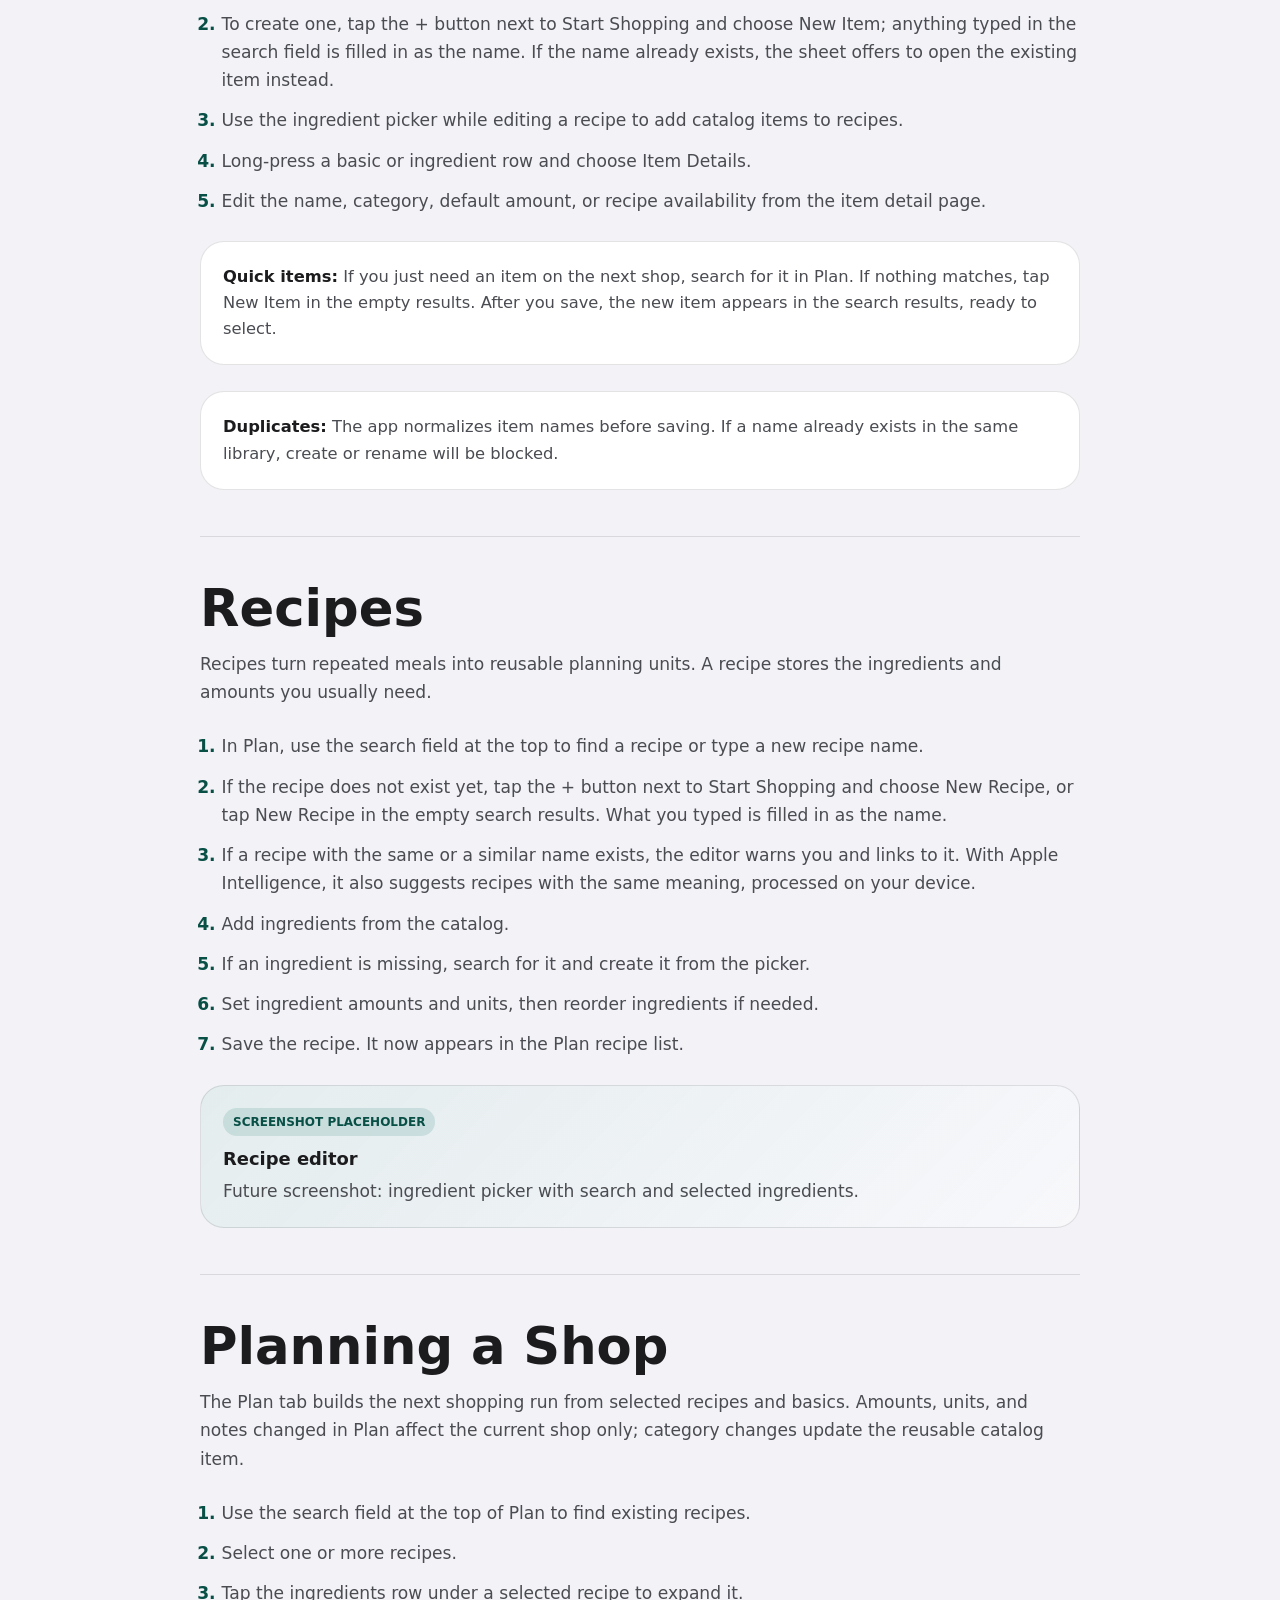
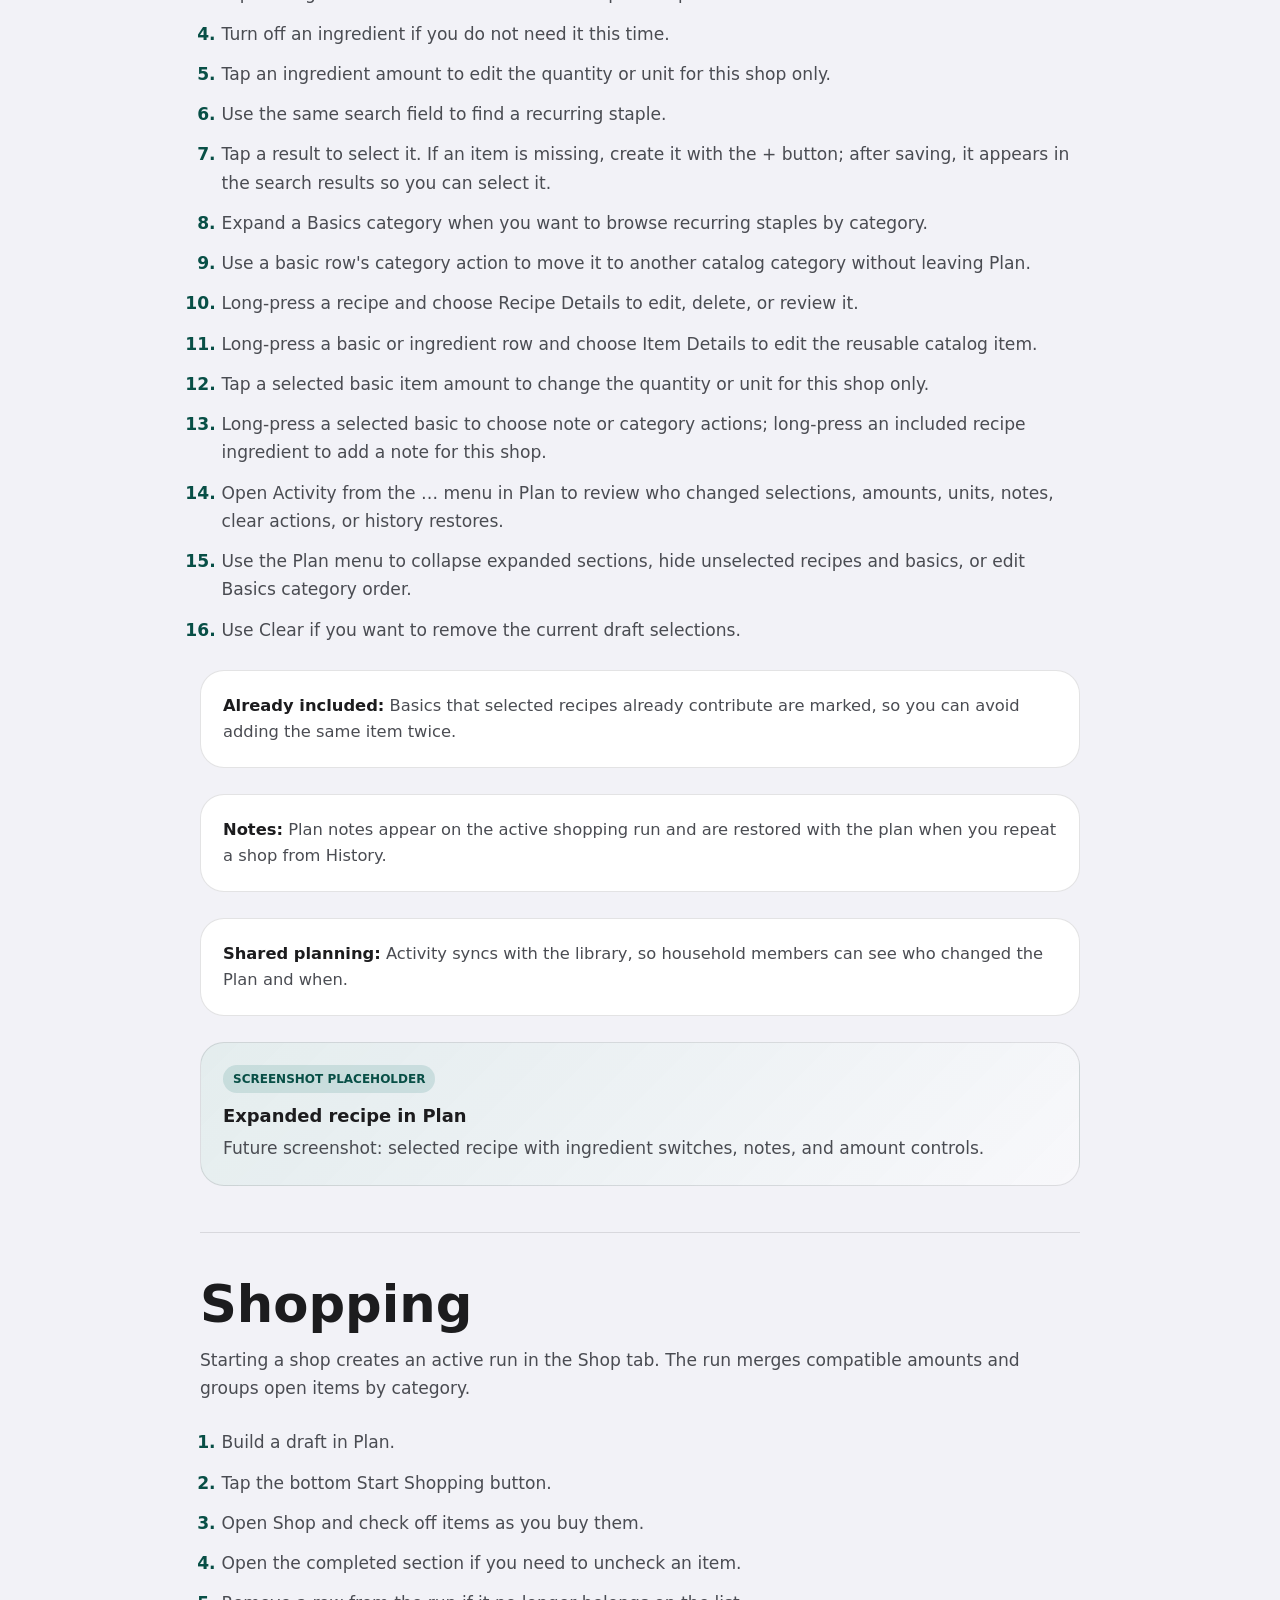
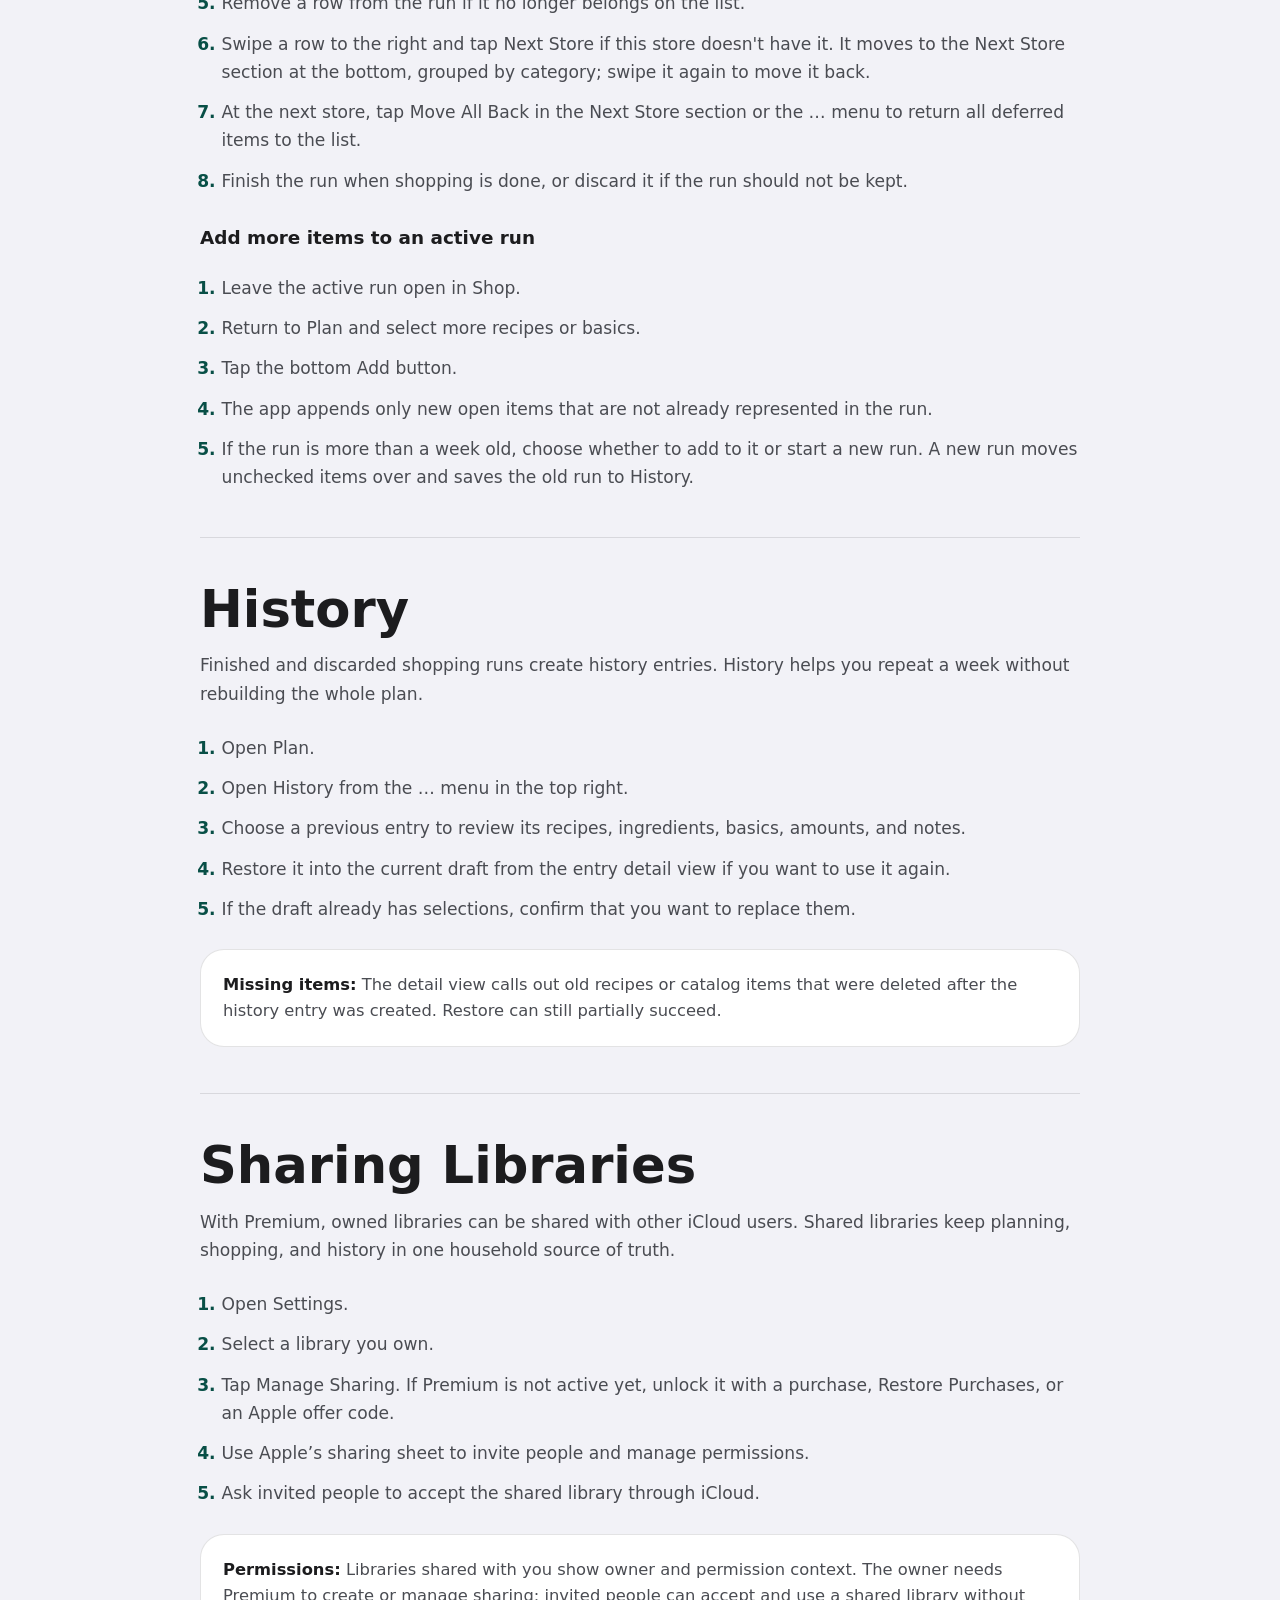
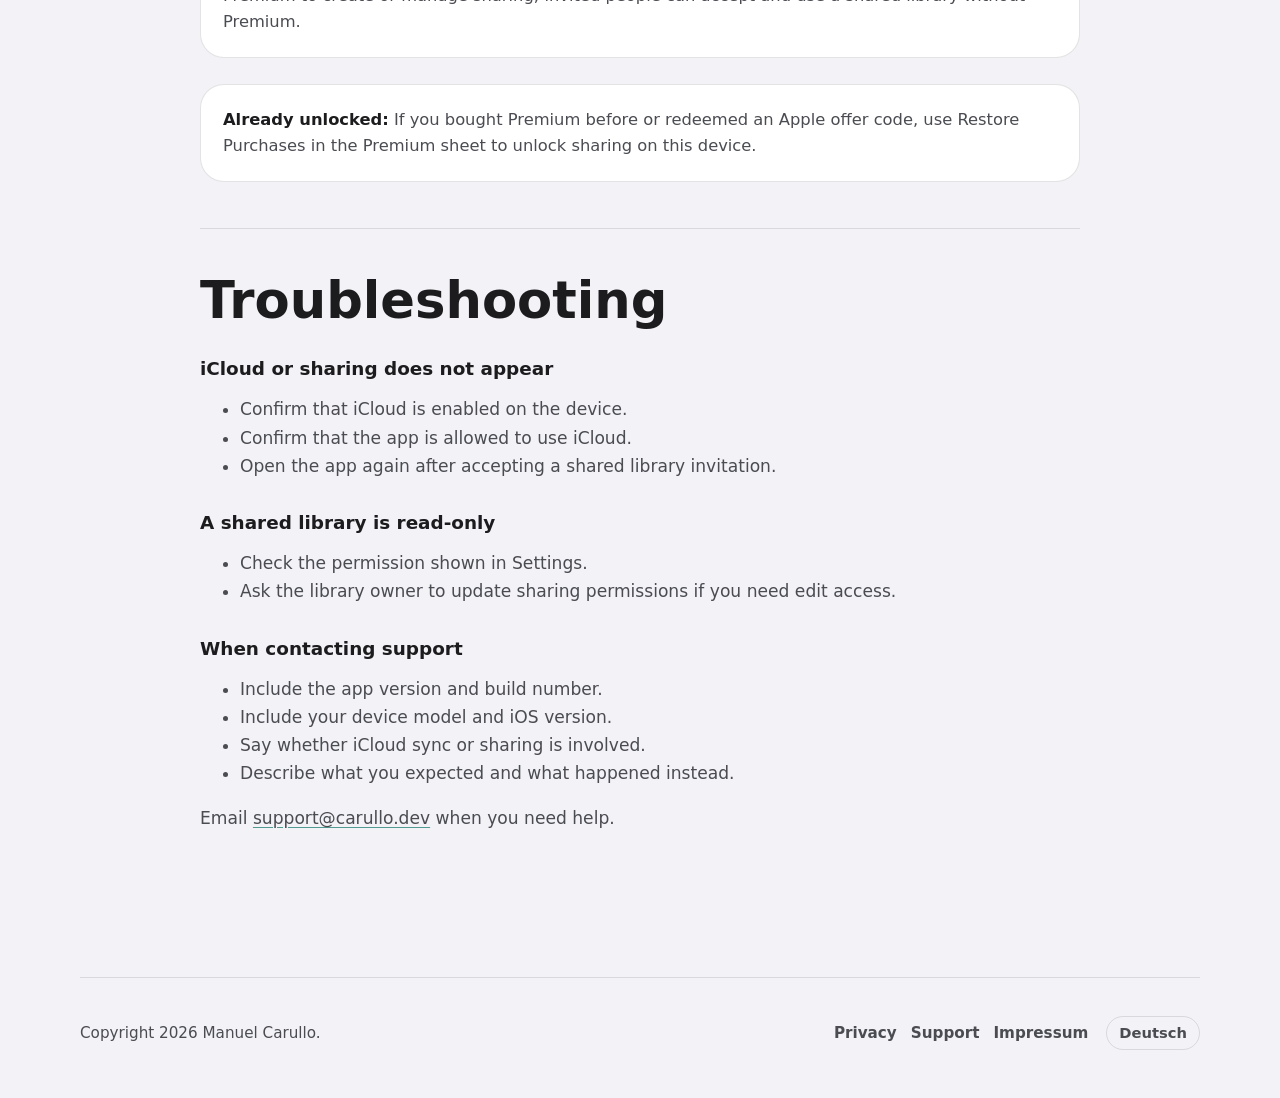
<file: guide/index.html>
<!doctype html>
<html lang="en">
  <head>
    <meta charset="utf-8">
    <meta name="viewport" content="width=device-width, initial-scale=1">
    <title>User Guide - Wocheneinkauf</title>
    <meta
      name="description"
      content="Complete user guide for Wocheneinkauf: libraries, catalog items, recipes, planning, shopping, history, sharing, and troubleshooting."
    >
    <link rel="stylesheet" href="../assets/styles.css">
  </head>
  <body>
    <header class="site-header">
      <a class="brand" href="../" aria-label="Wocheneinkauf home">
        <span class="brand-mark" aria-hidden="true">W</span>
        <span>Wocheneinkauf</span>
      </a>
      <div class="header-actions">
        <nav class="nav" aria-label="Main navigation">
          <a href="../privacy/">Privacy</a>
          <a href="../support/">Support</a>
        </nav>
        <a class="language-switch" href="../de/guide/" lang="de" hreflang="de">Deutsch</a>
      </div>
    </header>

    <main class="section guide">
      <p class="eyebrow">User Guide</p>
      <h1>Use Wocheneinkauf from setup to checkout.</h1>
      <p class="lead">
        This guide explains the full workflow: plan from recipes, recurring basics, and quick
        ad hoc items, manage the reusable catalog when needed, shop from the active run, restore
        past plans, and share a library through iCloud.
      </p>

      <nav class="guide-toc" aria-label="Guide sections">
        <a href="#getting-started">Getting started</a>
        <a href="#catalog">Catalog</a>
        <a href="#recipes">Recipes</a>
        <a href="#planning">Planning</a>
        <a href="#shopping">Shopping</a>
        <a href="#history">History</a>
        <a href="#sharing">Sharing</a>
        <a href="#troubleshooting">Troubleshooting</a>
      </nav>

      <section id="getting-started" class="guide-section">
        <h2>Getting Started</h2>
        <p>
          Wocheneinkauf organizes everything inside libraries. A library contains its own catalog,
          recipes, planning selections, active shopping run, history, and sharing state.
        </p>
        <ol class="guide-steps">
          <li>On first launch, choose the display name other people should see in shared lists.</li>
          <li>Create your first library when the app asks for one.</li>
          <li>Use Settings to create more libraries or switch between existing libraries.</li>
          <li>Keep separate libraries for separate households, trips, or planning contexts.</li>
        </ol>
        <div class="guide-note">
          <strong>Tip:</strong> The display name is used for shared change labels. Pick a name your
          household can recognize.
        </div>
        <div class="guide-shot">
          <span>Screenshot placeholder</span>
          <strong>First library setup</strong>
          <p>Future screenshot: create-library sheet and library selection in Settings.</p>
        </div>
      </section>

      <section id="catalog" class="guide-section">
        <h2>Catalog</h2>
        <p>
          The catalog stores reusable grocery items. Recipes and basic plan items both draw from
          this catalog, and item details are available from the places where items appear.
        </p>
        <ol class="guide-steps">
          <li>Use the search field at the top of Plan to find reusable basic items.</li>
          <li>To create one, tap the + button next to Start Shopping and choose New Item; anything typed in the search field is filled in as the name. If the name already exists, the sheet offers to open the existing item instead.</li>
          <li>Use the ingredient picker while editing a recipe to add catalog items to recipes.</li>
          <li>Long-press a basic or ingredient row and choose Item Details.</li>
          <li>Edit the name, category, default amount, or recipe availability from the item detail page.</li>
        </ol>
        <div class="guide-note">
          <strong>Quick items:</strong> If you just need an item on the next shop, search for it in Plan.
          If nothing matches, tap New Item in the empty results. After you save, the new item
          appears in the search results, ready to select.
        </div>
        <div class="guide-note">
          <strong>Duplicates:</strong> The app normalizes item names before saving. If a name already
          exists in the same library, create or rename will be blocked.
        </div>
      </section>

      <section id="recipes" class="guide-section">
        <h2>Recipes</h2>
        <p>
          Recipes turn repeated meals into reusable planning units. A recipe stores the ingredients
          and amounts you usually need.
        </p>
        <ol class="guide-steps">
          <li>In Plan, use the search field at the top to find a recipe or type a new recipe name.</li>
          <li>If the recipe does not exist yet, tap the + button next to Start Shopping and choose New Recipe, or tap New Recipe in the empty search results. What you typed is filled in as the name.</li>
          <li>If a recipe with the same or a similar name exists, the editor warns you and links to it. With Apple Intelligence, it also suggests recipes with the same meaning, processed on your device.</li>
          <li>Add ingredients from the catalog.</li>
          <li>If an ingredient is missing, search for it and create it from the picker.</li>
          <li>Set ingredient amounts and units, then reorder ingredients if needed.</li>
          <li>Save the recipe. It now appears in the Plan recipe list.</li>
        </ol>
        <div class="guide-shot">
          <span>Screenshot placeholder</span>
          <strong>Recipe editor</strong>
          <p>Future screenshot: ingredient picker with search and selected ingredients.</p>
        </div>
      </section>

      <section id="planning" class="guide-section">
        <h2>Planning a Shop</h2>
        <p>
          The Plan tab builds the next shopping run from selected recipes and basics. Amounts,
          units, and notes changed in Plan affect the current shop only; category changes update
          the reusable catalog item.
        </p>
        <ol class="guide-steps">
          <li>Use the search field at the top of Plan to find existing recipes.</li>
          <li>Select one or more recipes.</li>
          <li>Tap the ingredients row under a selected recipe to expand it.</li>
          <li>Turn off an ingredient if you do not need it this time.</li>
          <li>Tap an ingredient amount to edit the quantity or unit for this shop only.</li>
          <li>Use the same search field to find a recurring staple.</li>
          <li>Tap a result to select it. If an item is missing, create it with the + button; after saving, it appears in the search results so you can select it.</li>
          <li>Expand a Basics category when you want to browse recurring staples by category.</li>
          <li>Use a basic row's category action to move it to another catalog category without leaving Plan.</li>
          <li>Long-press a recipe and choose Recipe Details to edit, delete, or review it.</li>
          <li>Long-press a basic or ingredient row and choose Item Details to edit the reusable catalog item.</li>
          <li>Tap a selected basic item amount to change the quantity or unit for this shop only.</li>
          <li>Long-press a selected basic to choose note or category actions; long-press an included recipe ingredient to add a note for this shop.</li>
          <li>Open Activity from the … menu in Plan to review who changed selections, amounts, units, notes, clear actions, or history restores.</li>
          <li>Use the Plan menu to collapse expanded sections, hide unselected recipes and basics, or edit Basics category order.</li>
          <li>Use Clear if you want to remove the current draft selections.</li>
        </ol>
        <div class="guide-note">
          <strong>Already included:</strong> Basics that selected recipes already contribute are
          marked, so you can avoid adding the same item twice.
        </div>
        <div class="guide-note">
          <strong>Notes:</strong> Plan notes appear on the active shopping run and are restored with
          the plan when you repeat a shop from History.
        </div>
        <div class="guide-note">
          <strong>Shared planning:</strong> Activity syncs with the library, so household members can
          see who changed the Plan and when.
        </div>
        <div class="guide-shot">
          <span>Screenshot placeholder</span>
          <strong>Expanded recipe in Plan</strong>
          <p>Future screenshot: selected recipe with ingredient switches, notes, and amount controls.</p>
        </div>
      </section>

      <section id="shopping" class="guide-section">
        <h2>Shopping</h2>
        <p>
          Starting a shop creates an active run in the Shop tab. The run merges compatible amounts
          and groups open items by category.
        </p>
        <ol class="guide-steps">
          <li>Build a draft in Plan.</li>
          <li>Tap the bottom Start Shopping button.</li>
          <li>Open Shop and check off items as you buy them.</li>
          <li>Open the completed section if you need to uncheck an item.</li>
          <li>Remove a row from the run if it no longer belongs on the list.</li>
          <li>Swipe a row to the right and tap Next Store if this store doesn't have it. It moves to the Next Store section at the bottom, grouped by category; swipe it again to move it back.</li>
          <li>At the next store, tap Move All Back in the Next Store section or the … menu to return all deferred items to the list.</li>
          <li>Finish the run when shopping is done, or discard it if the run should not be kept.</li>
        </ol>
        <h3>Add more items to an active run</h3>
        <ol class="guide-steps">
          <li>Leave the active run open in Shop.</li>
          <li>Return to Plan and select more recipes or basics.</li>
          <li>Tap the bottom Add button.</li>
          <li>The app appends only new open items that are not already represented in the run.</li>
          <li>If the run is more than a week old, choose whether to add to it or start a new run. A new run moves unchecked items over and saves the old run to History.</li>
        </ol>
      </section>

      <section id="history" class="guide-section">
        <h2>History</h2>
        <p>
          Finished and discarded shopping runs create history entries. History helps you repeat a
          week without rebuilding the whole plan.
        </p>
        <ol class="guide-steps">
          <li>Open Plan.</li>
          <li>Open History from the … menu in the top right.</li>
          <li>Choose a previous entry to review its recipes, ingredients, basics, amounts, and notes.</li>
          <li>Restore it into the current draft from the entry detail view if you want to use it again.</li>
          <li>If the draft already has selections, confirm that you want to replace them.</li>
        </ol>
        <div class="guide-note">
          <strong>Missing items:</strong> The detail view calls out old recipes or catalog items
          that were deleted after the history entry was created. Restore can still partially succeed.
        </div>
      </section>

      <section id="sharing" class="guide-section">
        <h2>Sharing Libraries</h2>
        <p>
          With Premium, owned libraries can be shared with other iCloud users. Shared libraries
          keep planning, shopping, and history in one household source of truth.
        </p>
        <ol class="guide-steps">
          <li>Open Settings.</li>
          <li>Select a library you own.</li>
          <li>Tap Manage Sharing. If Premium is not active yet, unlock it with a purchase, Restore Purchases, or an Apple offer code.</li>
          <li>Use Apple’s sharing sheet to invite people and manage permissions.</li>
          <li>Ask invited people to accept the shared library through iCloud.</li>
        </ol>
        <div class="guide-note">
          <strong>Permissions:</strong> Libraries shared with you show owner and permission context.
          The owner needs Premium to create or manage sharing; invited people can accept and use a
          shared library without Premium.
        </div>
        <div class="guide-note">
          <strong>Already unlocked:</strong> If you bought Premium before or redeemed an Apple
          offer code, use Restore Purchases in the Premium sheet to unlock sharing on this device.
        </div>
      </section>

      <section id="troubleshooting" class="guide-section">
        <h2>Troubleshooting</h2>
        <h3>iCloud or sharing does not appear</h3>
        <ul>
          <li>Confirm that iCloud is enabled on the device.</li>
          <li>Confirm that the app is allowed to use iCloud.</li>
          <li>Open the app again after accepting a shared library invitation.</li>
        </ul>
        <h3>A shared library is read-only</h3>
        <ul>
          <li>Check the permission shown in Settings.</li>
          <li>Ask the library owner to update sharing permissions if you need edit access.</li>
        </ul>
        <h3>When contacting support</h3>
        <ul>
          <li>Include the app version and build number.</li>
          <li>Include your device model and iOS version.</li>
          <li>Say whether iCloud sync or sharing is involved.</li>
          <li>Describe what you expected and what happened instead.</li>
        </ul>
        <p>
          Email <a href="mailto:support@carullo.dev">support@carullo.dev</a> when you need help.
        </p>
      </section>
    </main>

    <footer class="site-footer">
      <span>Copyright 2026 Manuel Carullo.</span>
      <div class="footer-nav-group">
        <nav class="footer-links" aria-label="Footer links">
          <a href="../privacy/">Privacy</a>
          <a href="../support/">Support</a>
          <a href="../impressum/">Impressum</a>
        </nav>
        <a class="language-switch" href="../de/guide/" lang="de" hreflang="de">Deutsch</a>
      </div>
    </footer>
  </body>
</html>
</file>
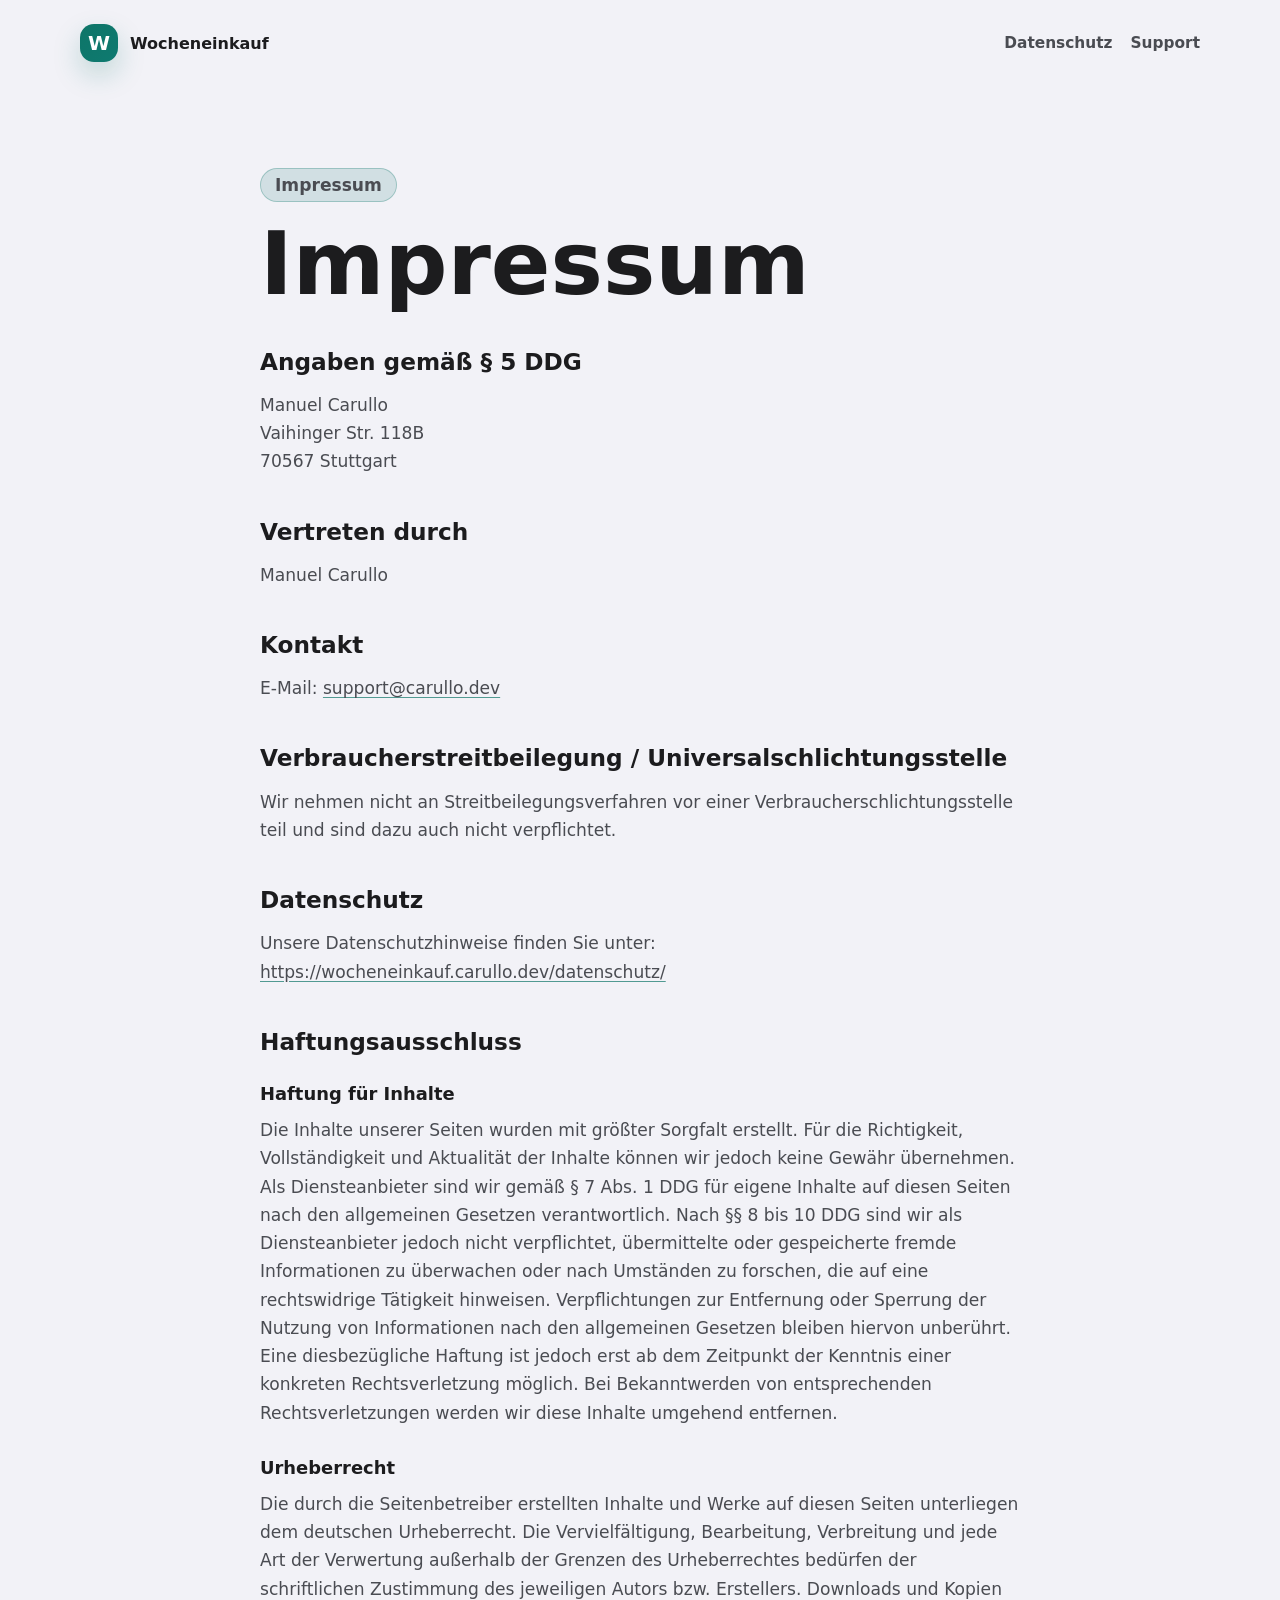
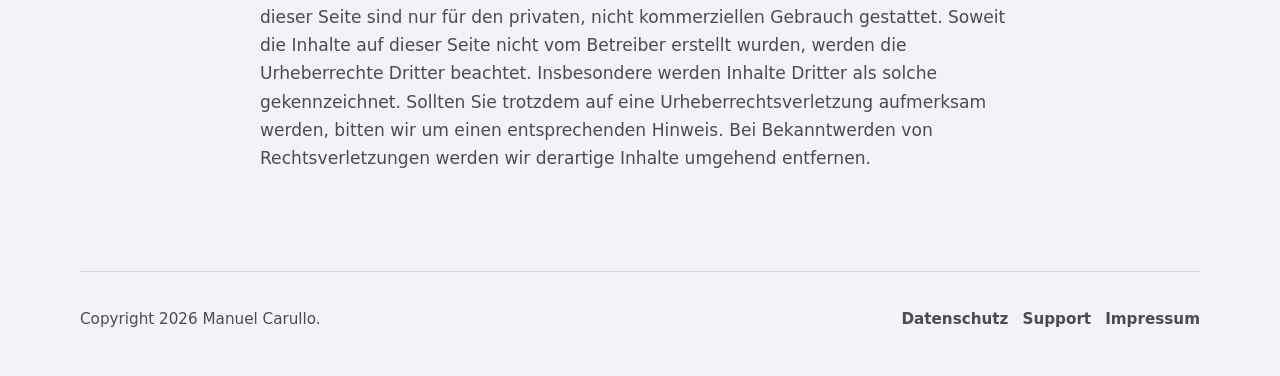
<file: impressum/index.html>
<!doctype html>
<html lang="de">
  <head>
    <meta charset="utf-8">
    <meta name="viewport" content="width=device-width, initial-scale=1">
    <title>Impressum - Wocheneinkauf</title>
    <meta name="description" content="Impressum für Wocheneinkauf.">
    <link rel="stylesheet" href="../assets/styles.css">
  </head>
  <body>
    <header class="site-header">
      <a class="brand" href="../de/" aria-label="Wocheneinkauf">
        <span class="brand-mark" aria-hidden="true">W</span>
        <span>Wocheneinkauf</span>
      </a>
      <nav class="nav" aria-label="Hauptnavigation">
        <a href="../datenschutz/">Datenschutz</a>
        <a href="../de/support/">Support</a>
      </nav>
    </header>

    <main class="section policy">
      <p class="eyebrow">Impressum</p>
      <h1>Impressum</h1>

      <h2>Angaben gemäß § 5 DDG</h2>
      <p>
        Manuel Carullo<br>
        Vaihinger Str. 118B<br>
        70567 Stuttgart
      </p>

      <h2>Vertreten durch</h2>
      <p>Manuel Carullo</p>

      <h2>Kontakt</h2>
      <p>
        E-Mail: <a href="mailto:support@carullo.dev">support@carullo.dev</a>
      </p>

      <h2>Verbraucherstreitbeilegung / Universalschlichtungsstelle</h2>
      <p>
        Wir nehmen nicht an Streitbeilegungsverfahren vor einer Verbraucherschlichtungsstelle teil
        und sind dazu auch nicht verpflichtet.
      </p>

      <h2>Datenschutz</h2>
      <p>
        Unsere Datenschutzhinweise finden Sie unter:
        <a href="https://wocheneinkauf.carullo.dev/datenschutz/">
          https://wocheneinkauf.carullo.dev/datenschutz/
        </a>
      </p>

      <h2>Haftungsausschluss</h2>

      <h3>Haftung für Inhalte</h3>
      <p>
        Die Inhalte unserer Seiten wurden mit größter Sorgfalt erstellt. Für die Richtigkeit,
        Vollständigkeit und Aktualität der Inhalte können wir jedoch keine Gewähr übernehmen. Als
        Diensteanbieter sind wir gemäß § 7 Abs. 1 DDG für eigene Inhalte auf diesen Seiten nach den
        allgemeinen Gesetzen verantwortlich. Nach §§ 8 bis 10 DDG sind wir als Diensteanbieter
        jedoch nicht verpflichtet, übermittelte oder gespeicherte fremde Informationen zu überwachen
        oder nach Umständen zu forschen, die auf eine rechtswidrige Tätigkeit hinweisen.
        Verpflichtungen zur Entfernung oder Sperrung der Nutzung von Informationen nach den
        allgemeinen Gesetzen bleiben hiervon unberührt. Eine diesbezügliche Haftung ist jedoch erst
        ab dem Zeitpunkt der Kenntnis einer konkreten Rechtsverletzung möglich. Bei Bekanntwerden
        von entsprechenden Rechtsverletzungen werden wir diese Inhalte umgehend entfernen.
      </p>

      <h3>Urheberrecht</h3>
      <p>
        Die durch die Seitenbetreiber erstellten Inhalte und Werke auf diesen Seiten unterliegen
        dem deutschen Urheberrecht. Die Vervielfältigung, Bearbeitung, Verbreitung und jede Art der
        Verwertung außerhalb der Grenzen des Urheberrechtes bedürfen der schriftlichen Zustimmung
        des jeweiligen Autors bzw. Erstellers. Downloads und Kopien dieser Seite sind nur für den
        privaten, nicht kommerziellen Gebrauch gestattet. Soweit die Inhalte auf dieser Seite nicht
        vom Betreiber erstellt wurden, werden die Urheberrechte Dritter beachtet. Insbesondere
        werden Inhalte Dritter als solche gekennzeichnet. Sollten Sie trotzdem auf eine
        Urheberrechtsverletzung aufmerksam werden, bitten wir um einen entsprechenden Hinweis. Bei
        Bekanntwerden von Rechtsverletzungen werden wir derartige Inhalte umgehend entfernen.
      </p>
    </main>

    <footer class="site-footer">
      <span>Copyright 2026 Manuel Carullo.</span>
      <nav class="footer-links" aria-label="Fußzeilenlinks">
        <a href="../datenschutz/">Datenschutz</a>
        <a href="../de/support/">Support</a>
        <a href="../impressum/">Impressum</a>
      </nav>
    </footer>
  </body>
</html>
</file>
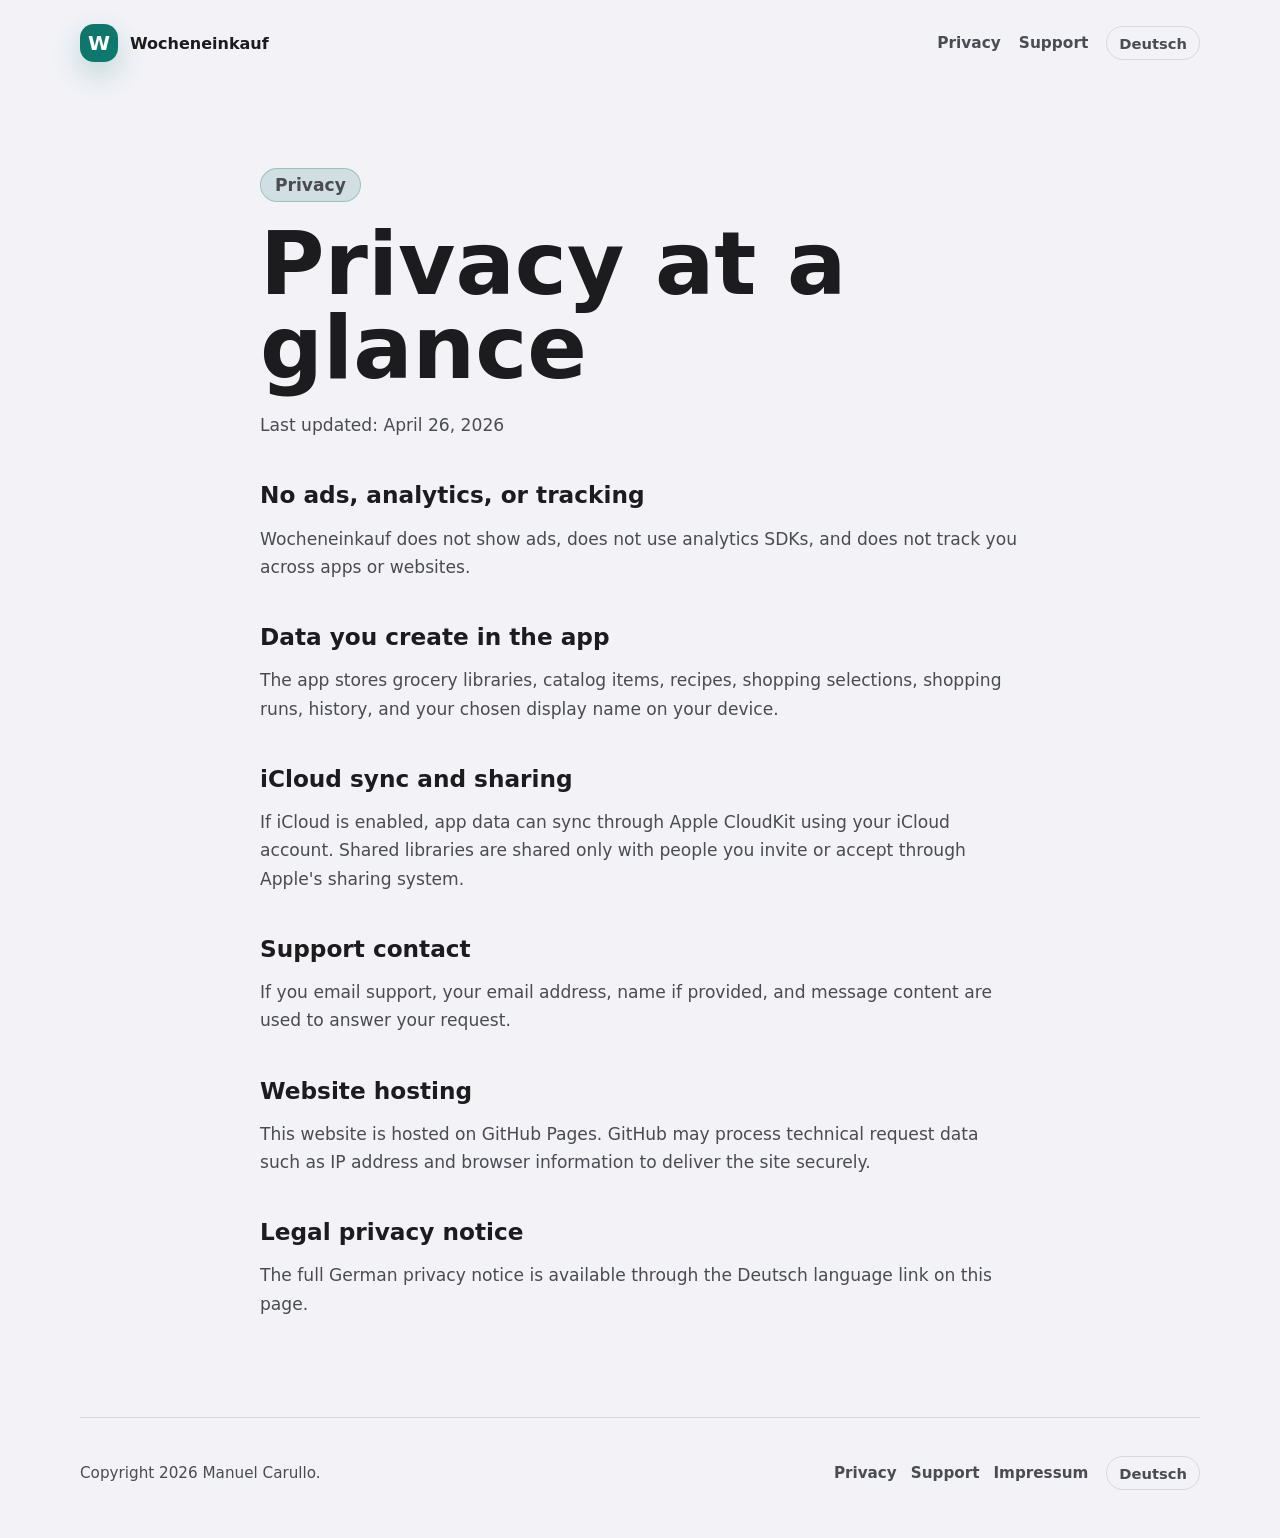
<file: privacy/index.html>
<!doctype html>
<html lang="en">
  <head>
    <meta charset="utf-8">
    <meta name="viewport" content="width=device-width, initial-scale=1">
    <title>Privacy - Wocheneinkauf</title>
    <meta name="description" content="Plain-language privacy summary for Wocheneinkauf.">
    <link rel="stylesheet" href="../assets/styles.css">
  </head>
  <body>
    <header class="site-header">
      <a class="brand" href="../" aria-label="Wocheneinkauf home">
        <span class="brand-mark" aria-hidden="true">W</span>
        <span>Wocheneinkauf</span>
      </a>
      <div class="header-actions">
        <nav class="nav" aria-label="Main navigation">
          <a href="../privacy/">Privacy</a>
          <a href="../support/">Support</a>
        </nav>
        <a class="language-switch" href="../datenschutz/" lang="de" hreflang="de">Deutsch</a>
      </div>
    </header>

    <main class="section policy">
      <p class="eyebrow">Privacy</p>
      <h1>Privacy at a glance</h1>
      <p>Last updated: April 26, 2026</p>

      <h2>No ads, analytics, or tracking</h2>
      <p>
        Wocheneinkauf does not show ads, does not use analytics SDKs, and does not track you across
        apps or websites.
      </p>

      <h2>Data you create in the app</h2>
      <p>
        The app stores grocery libraries, catalog items, recipes, shopping selections, shopping
        runs, history, and your chosen display name on your device.
      </p>

      <h2>iCloud sync and sharing</h2>
      <p>
        If iCloud is enabled, app data can sync through Apple CloudKit using your iCloud account.
        Shared libraries are shared only with people you invite or accept through Apple's sharing
        system.
      </p>

      <h2>Support contact</h2>
      <p>
        If you email support, your email address, name if provided, and message content are used to
        answer your request.
      </p>

      <h2>Website hosting</h2>
      <p>
        This website is hosted on GitHub Pages. GitHub may process technical request data such as
        IP address and browser information to deliver the site securely.
      </p>

      <h2>Legal privacy notice</h2>
      <p>
        The full German privacy notice is available through the Deutsch language link on this page.
      </p>
    </main>

    <footer class="site-footer">
      <span>Copyright 2026 Manuel Carullo.</span>
      <div class="footer-nav-group">
        <nav class="footer-links" aria-label="Footer links">
          <a href="../privacy/">Privacy</a>
          <a href="../support/">Support</a>
          <a href="../impressum/">Impressum</a>
        </nav>
        <a class="language-switch" href="../datenschutz/" lang="de" hreflang="de">Deutsch</a>
      </div>
    </footer>
  </body>
</html>
</file>
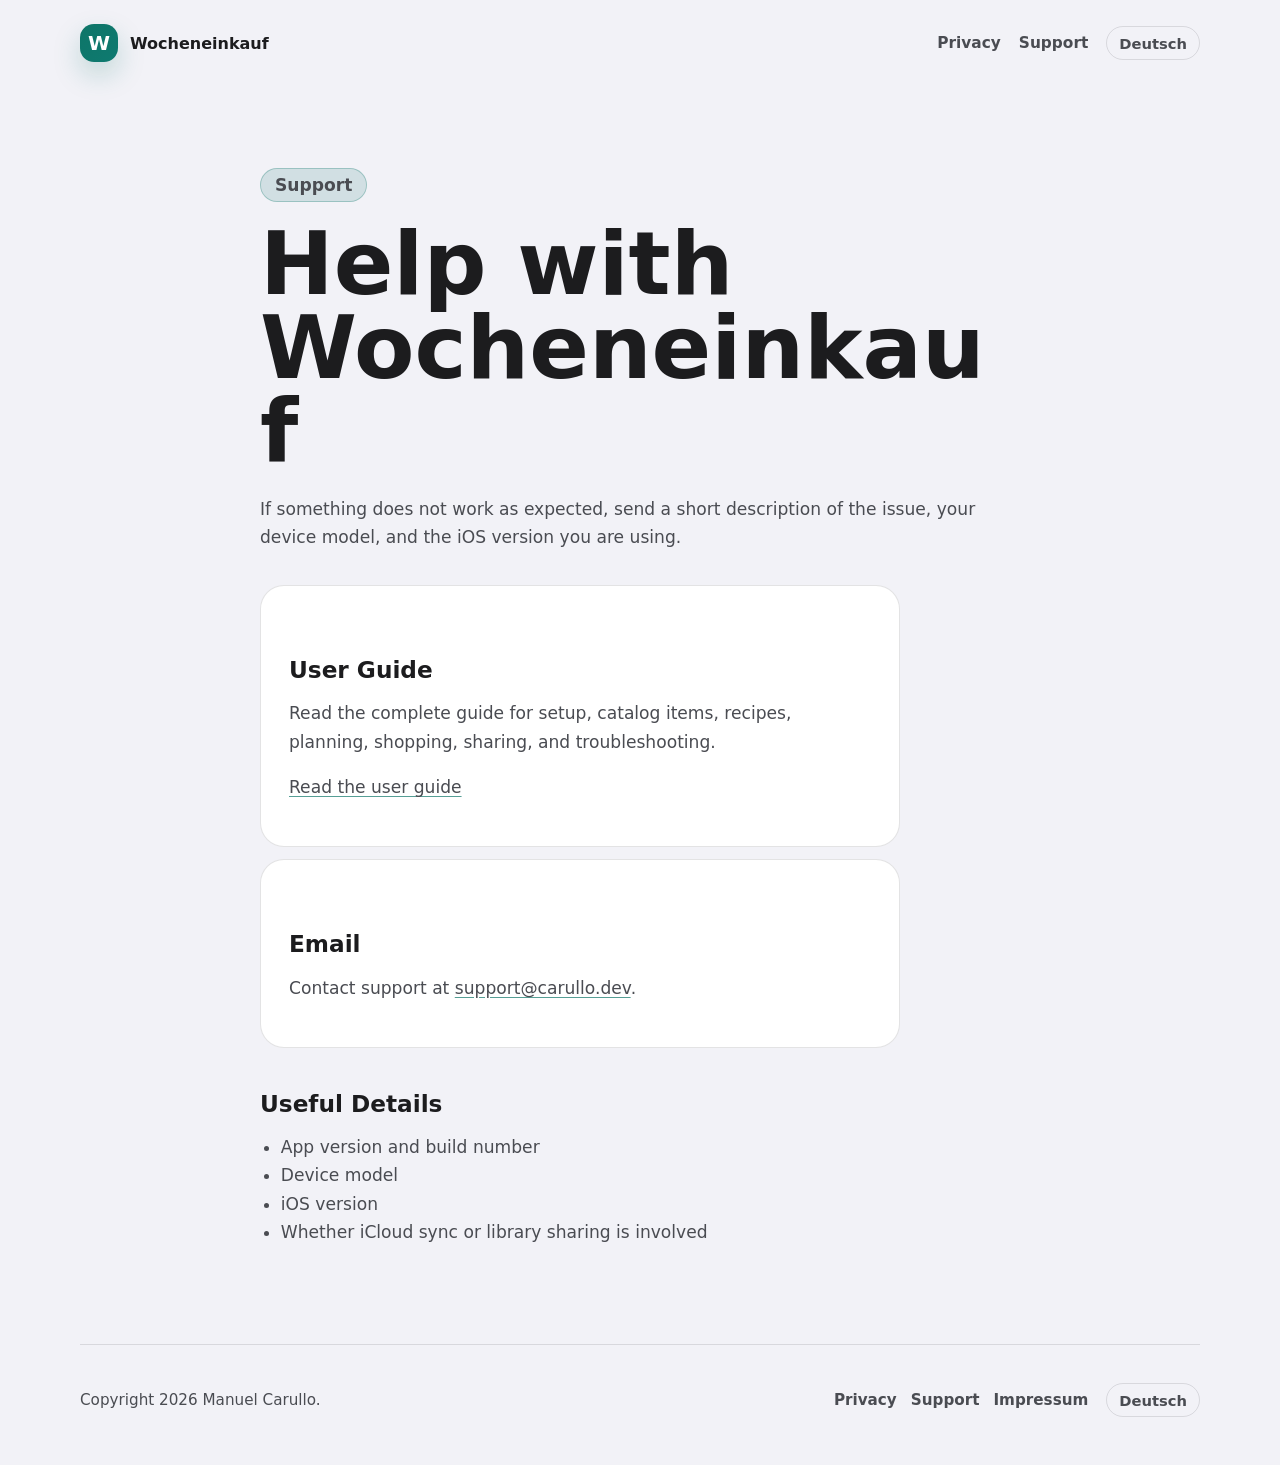
<file: support/index.html>
<!doctype html>
<html lang="en">
  <head>
    <meta charset="utf-8">
    <meta name="viewport" content="width=device-width, initial-scale=1">
    <title>Support - Wocheneinkauf</title>
    <meta name="description" content="Support information for Wocheneinkauf.">
    <link rel="stylesheet" href="../assets/styles.css">
  </head>
  <body>
    <header class="site-header">
      <a class="brand" href="../" aria-label="Wocheneinkauf home">
        <span class="brand-mark" aria-hidden="true">W</span>
        <span>Wocheneinkauf</span>
      </a>
      <div class="header-actions">
        <nav class="nav" aria-label="Main navigation">
          <a href="../privacy/">Privacy</a>
          <a href="../support/">Support</a>
        </nav>
        <a class="language-switch" href="../de/support/" lang="de" hreflang="de">Deutsch</a>
      </div>
    </header>

    <main class="section policy">
      <p class="eyebrow">Support</p>
      <h1>Help with Wocheneinkauf</h1>
      <p>
        If something does not work as expected, send a short description of the issue, your device
        model, and the iOS version you are using.
      </p>

      <div class="support-options">
        <article class="support-option">
          <h2>User Guide</h2>
          <p>
            Read the complete guide for setup, catalog items, recipes, planning, shopping, sharing,
            and troubleshooting.
          </p>
          <p><a href="../guide/">Read the user guide</a></p>
        </article>
        <article class="support-option">
          <h2>Email</h2>
          <p>
            Contact support at
            <a href="mailto:support@carullo.dev">support@carullo.dev</a>.
          </p>
        </article>
      </div>

      <h2>Useful Details</h2>
      <ul>
        <li>App version and build number</li>
        <li>Device model</li>
        <li>iOS version</li>
        <li>Whether iCloud sync or library sharing is involved</li>
      </ul>
    </main>

    <footer class="site-footer">
      <span>Copyright 2026 Manuel Carullo.</span>
      <div class="footer-nav-group">
        <nav class="footer-links" aria-label="Footer links">
          <a href="../privacy/">Privacy</a>
          <a href="../support/">Support</a>
          <a href="../impressum/">Impressum</a>
        </nav>
        <a class="language-switch" href="../de/support/" lang="de" hreflang="de">Deutsch</a>
      </div>
    </footer>
  </body>
</html>
</file>
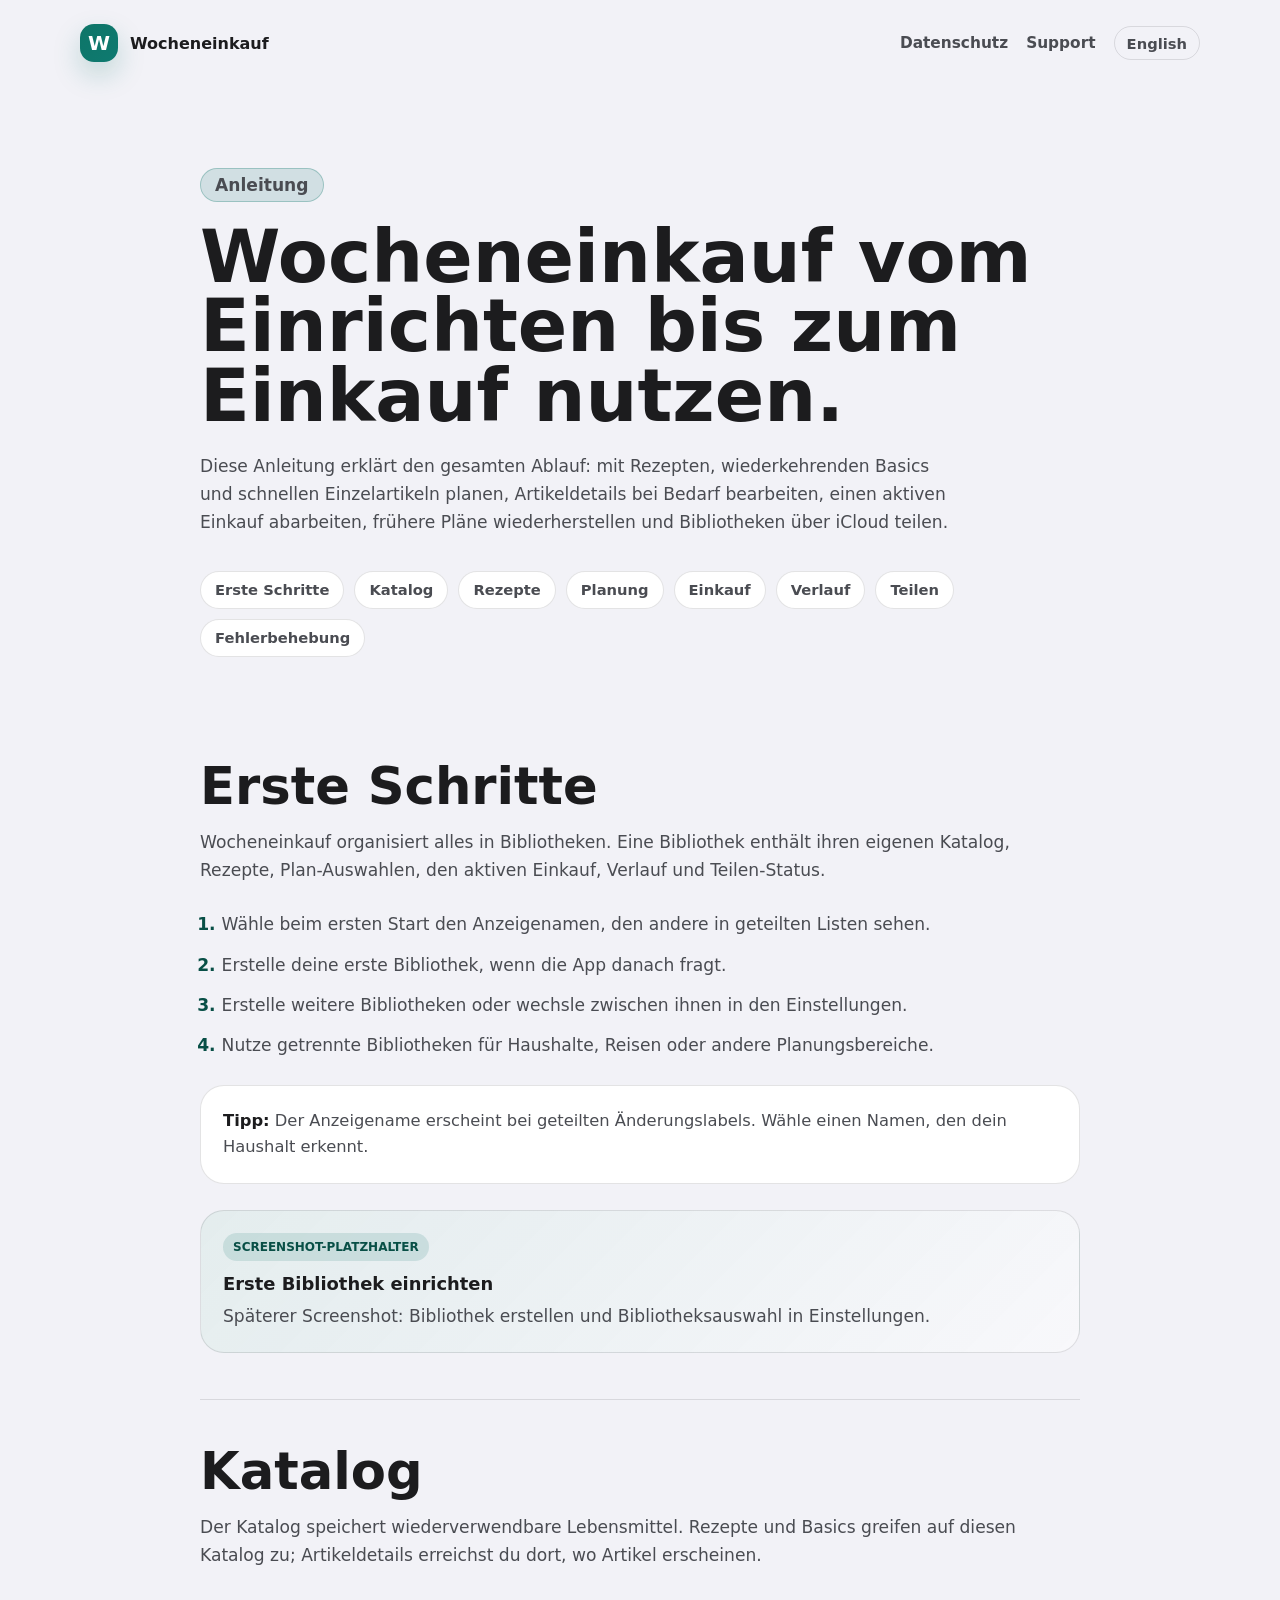
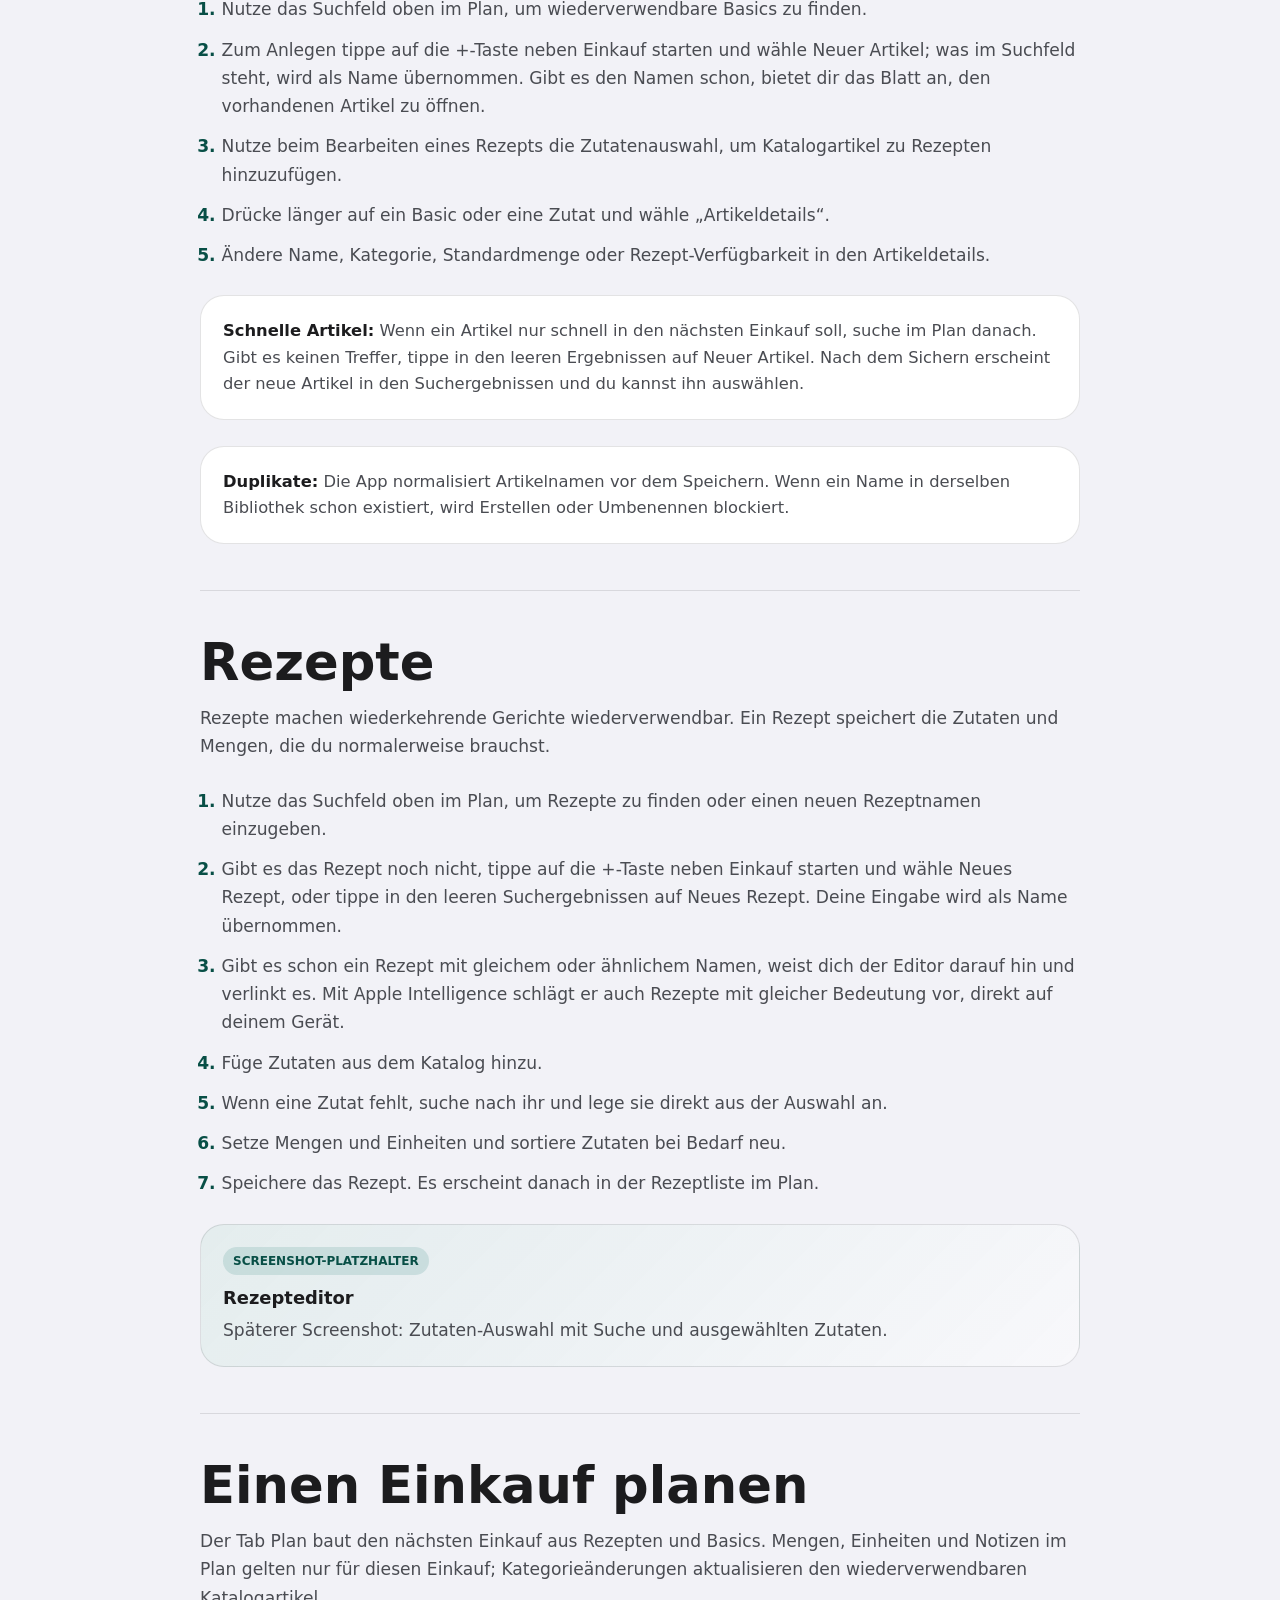
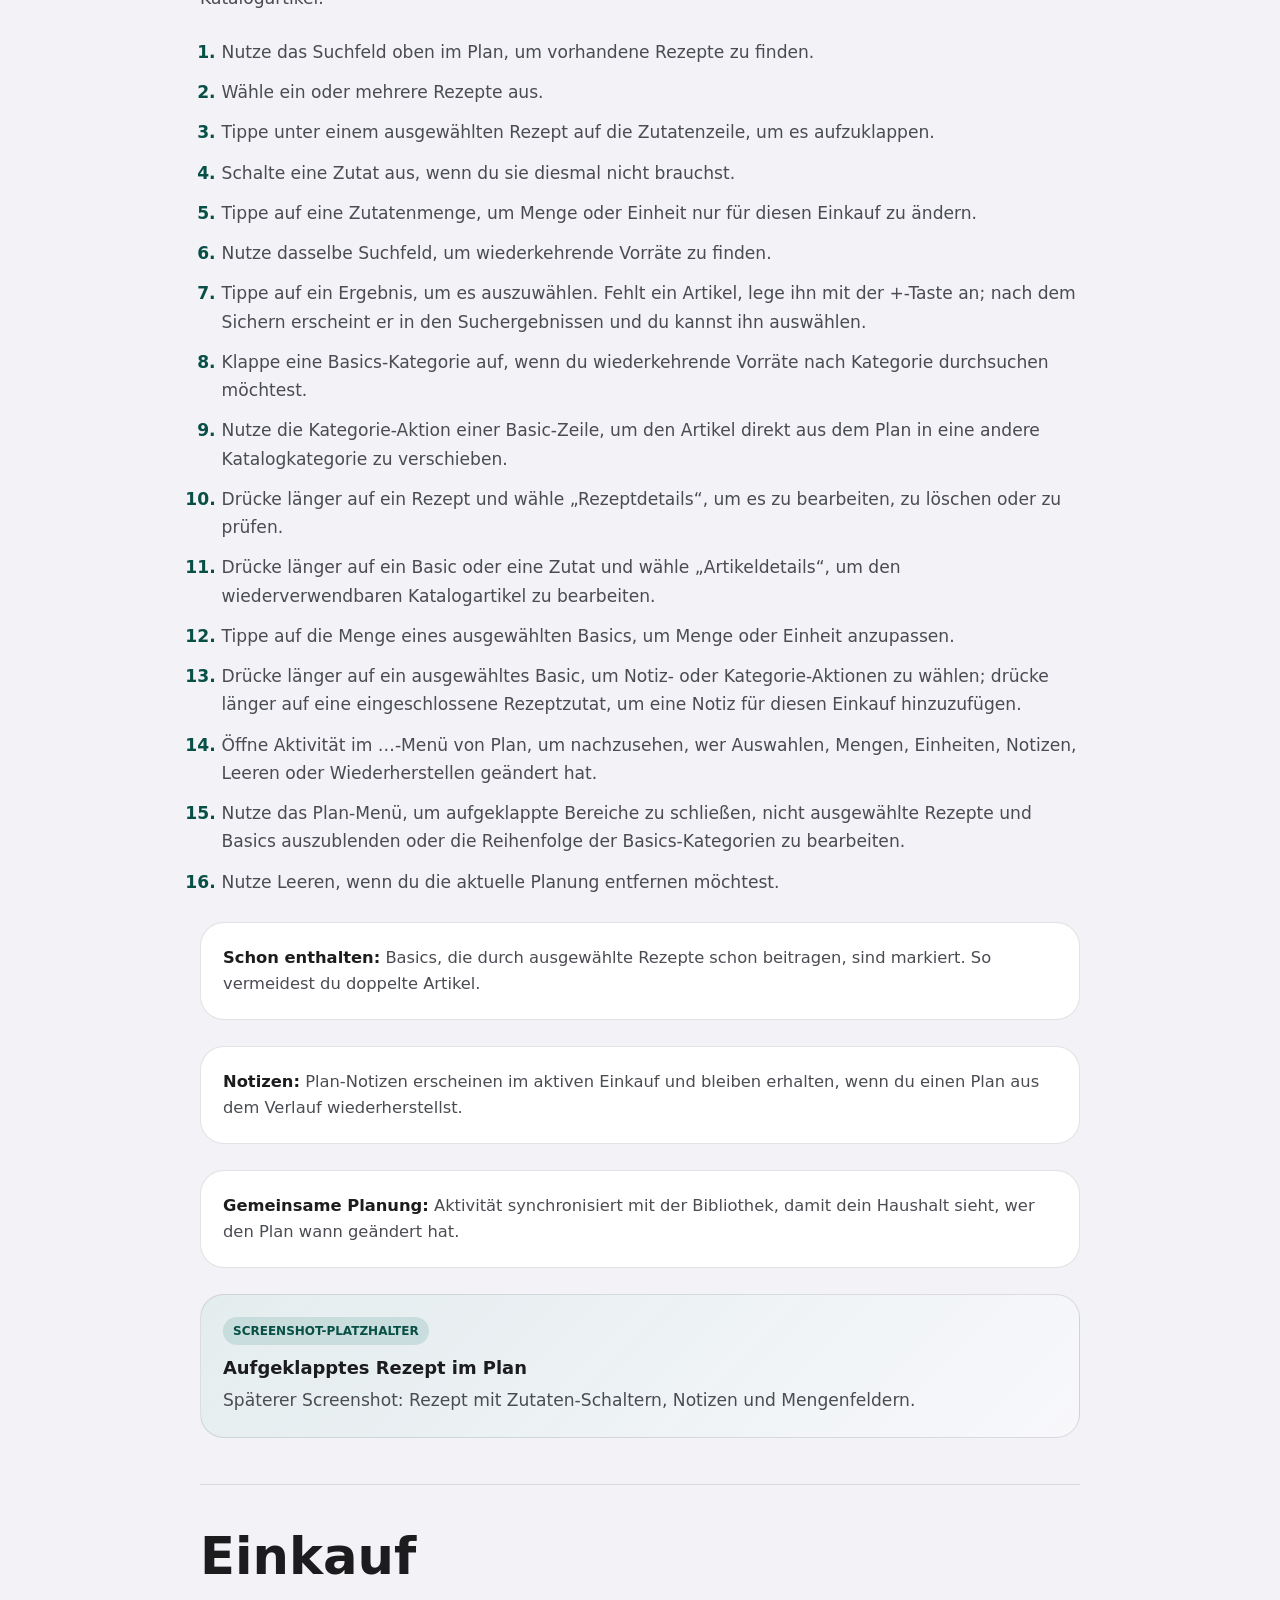
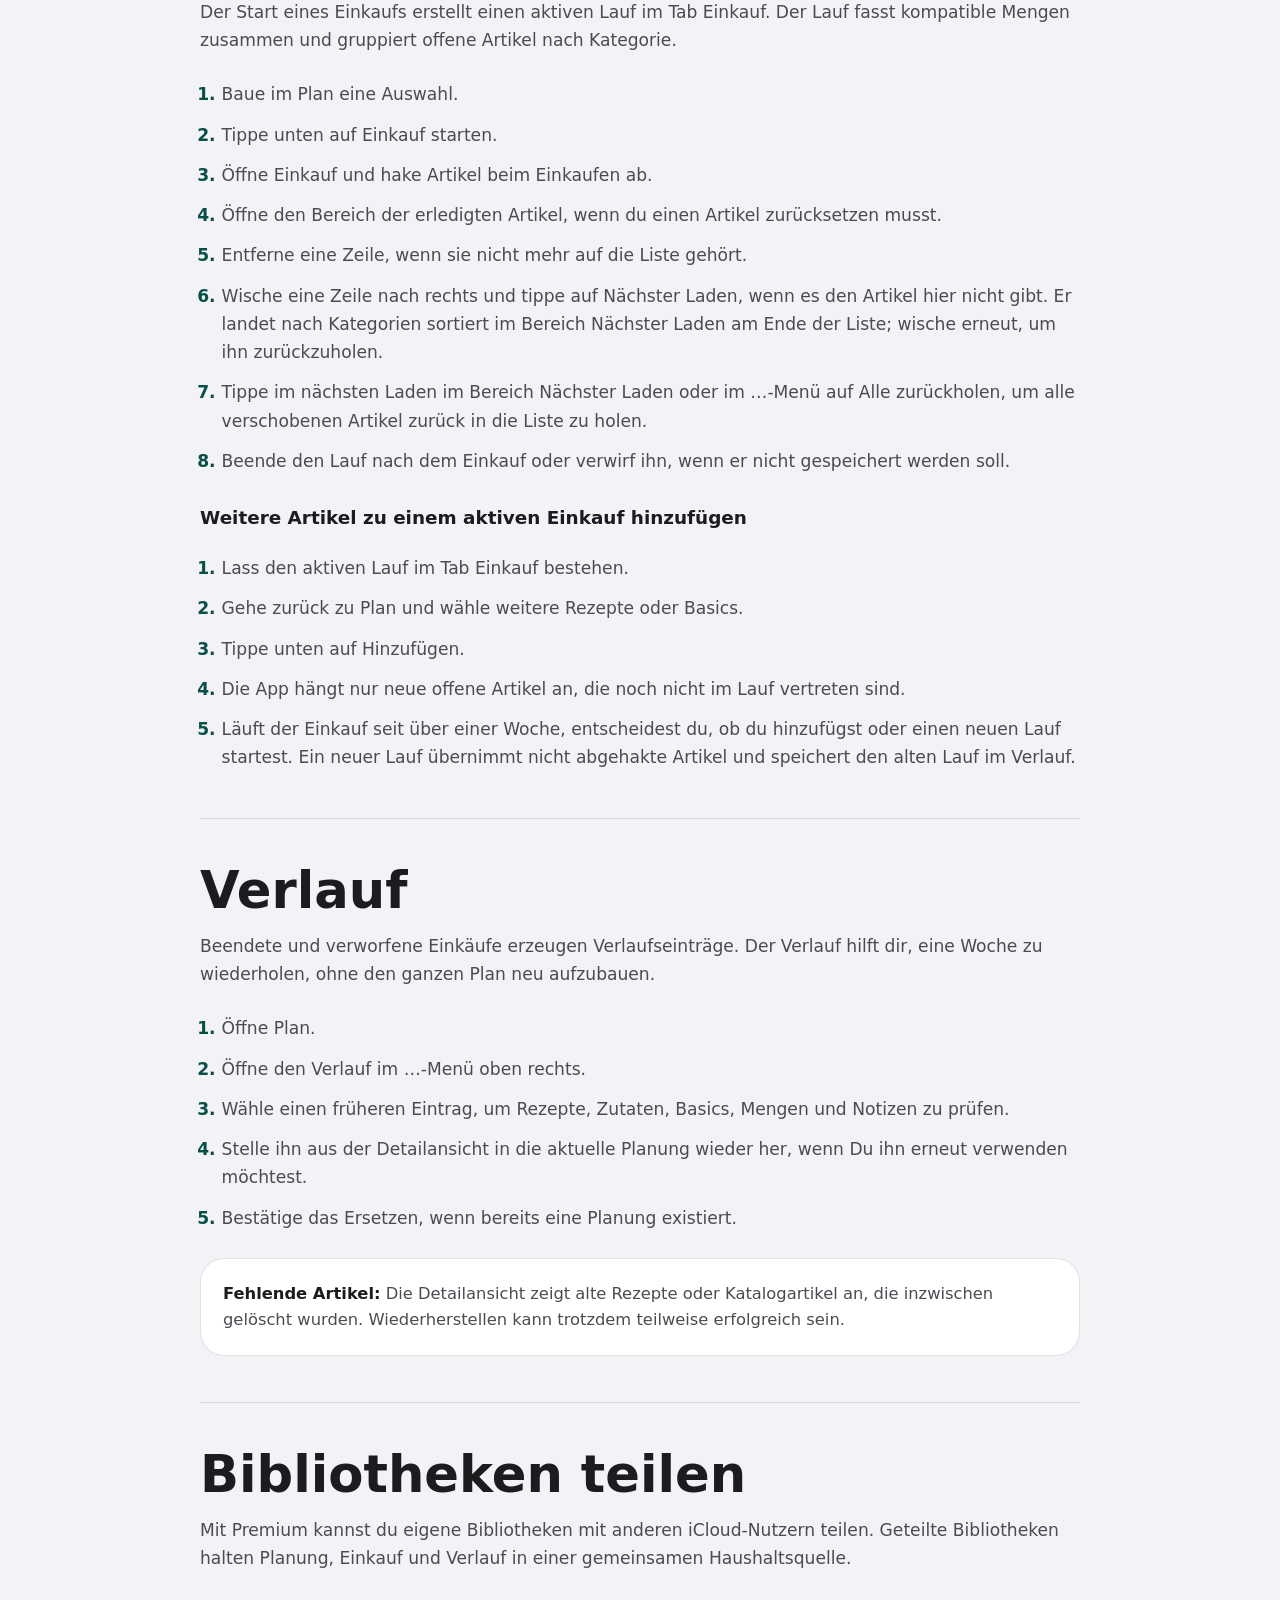
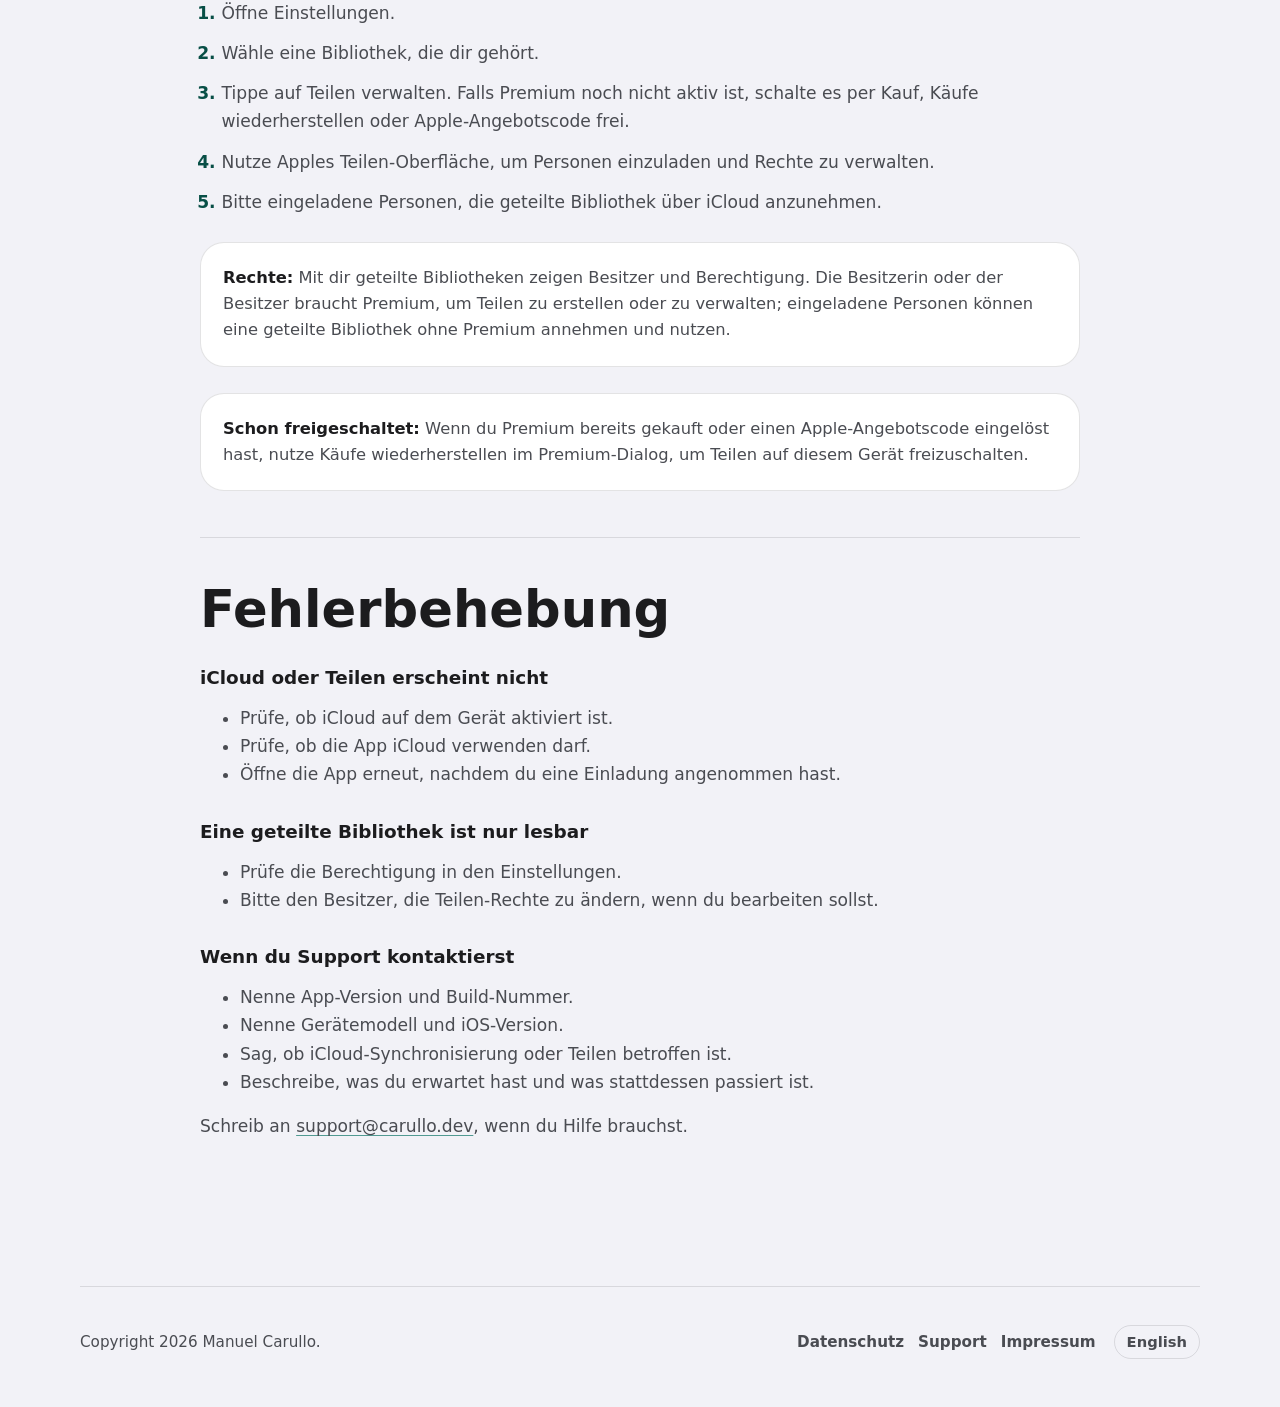
<file: de/guide/index.html>
<!doctype html>
<html lang="de">
  <head>
    <meta charset="utf-8">
    <meta name="viewport" content="width=device-width, initial-scale=1">
    <title>Anleitung - Wocheneinkauf</title>
    <meta
      name="description"
      content="Vollständige Anleitung für Wocheneinkauf: Bibliotheken, Katalogartikel, Rezepte, Planung, Einkauf, Verlauf, Teilen und Fehlerbehebung."
    >
    <link rel="stylesheet" href="../../assets/styles.css">
  </head>
  <body>
    <header class="site-header">
      <a class="brand" href="../" aria-label="Wocheneinkauf">
        <span class="brand-mark" aria-hidden="true">W</span>
        <span>Wocheneinkauf</span>
      </a>
      <div class="header-actions">
        <nav class="nav" aria-label="Hauptnavigation">
          <a href="../../datenschutz/">Datenschutz</a>
          <a href="../support/">Support</a>
        </nav>
        <a class="language-switch" href="../../guide/" lang="en" hreflang="en">English</a>
      </div>
    </header>

    <main class="section guide">
      <p class="eyebrow">Anleitung</p>
      <h1>Wocheneinkauf vom Einrichten bis zum Einkauf nutzen.</h1>
      <p class="lead">
        Diese Anleitung erklärt den gesamten Ablauf: mit Rezepten, wiederkehrenden Basics und
        schnellen Einzelartikeln planen, Artikeldetails bei Bedarf bearbeiten, einen aktiven Einkauf
        abarbeiten, frühere Pläne wiederherstellen und Bibliotheken über iCloud teilen.
      </p>

      <nav class="guide-toc" aria-label="Abschnitte der Anleitung">
        <a href="#erste-schritte">Erste Schritte</a>
        <a href="#katalog">Katalog</a>
        <a href="#rezepte">Rezepte</a>
        <a href="#planung">Planung</a>
        <a href="#einkauf">Einkauf</a>
        <a href="#verlauf">Verlauf</a>
        <a href="#teilen">Teilen</a>
        <a href="#fehlerbehebung">Fehlerbehebung</a>
      </nav>

      <section id="erste-schritte" class="guide-section">
        <h2>Erste Schritte</h2>
        <p>
          Wocheneinkauf organisiert alles in Bibliotheken. Eine Bibliothek enthält ihren eigenen
          Katalog, Rezepte, Plan-Auswahlen, den aktiven Einkauf, Verlauf und Teilen-Status.
        </p>
        <ol class="guide-steps">
          <li>Wähle beim ersten Start den Anzeigenamen, den andere in geteilten Listen sehen.</li>
          <li>Erstelle deine erste Bibliothek, wenn die App danach fragt.</li>
          <li>Erstelle weitere Bibliotheken oder wechsle zwischen ihnen in den Einstellungen.</li>
          <li>Nutze getrennte Bibliotheken für Haushalte, Reisen oder andere Planungsbereiche.</li>
        </ol>
        <div class="guide-note">
          <strong>Tipp:</strong> Der Anzeigename erscheint bei geteilten Änderungslabels. Wähle
          einen Namen, den dein Haushalt erkennt.
        </div>
        <div class="guide-shot">
          <span>Screenshot-Platzhalter</span>
          <strong>Erste Bibliothek einrichten</strong>
          <p>Späterer Screenshot: Bibliothek erstellen und Bibliotheksauswahl in Einstellungen.</p>
        </div>
      </section>

      <section id="katalog" class="guide-section">
        <h2>Katalog</h2>
        <p>
          Der Katalog speichert wiederverwendbare Lebensmittel. Rezepte und Basics greifen auf
          diesen Katalog zu; Artikeldetails erreichst du dort, wo Artikel erscheinen.
        </p>
        <ol class="guide-steps">
          <li>Nutze das Suchfeld oben im Plan, um wiederverwendbare Basics zu finden.</li>
          <li>Zum Anlegen tippe auf die +-Taste neben Einkauf starten und wähle Neuer Artikel; was im Suchfeld steht, wird als Name übernommen. Gibt es den Namen schon, bietet dir das Blatt an, den vorhandenen Artikel zu öffnen.</li>
          <li>Nutze beim Bearbeiten eines Rezepts die Zutatenauswahl, um Katalogartikel zu Rezepten hinzuzufügen.</li>
          <li>Drücke länger auf ein Basic oder eine Zutat und wähle „Artikeldetails“.</li>
          <li>Ändere Name, Kategorie, Standardmenge oder Rezept-Verfügbarkeit in den Artikeldetails.</li>
        </ol>
        <div class="guide-note">
          <strong>Schnelle Artikel:</strong> Wenn ein Artikel nur schnell in den nächsten Einkauf
          soll, suche im Plan danach. Gibt es keinen Treffer, tippe in den leeren Ergebnissen auf
          Neuer Artikel. Nach dem Sichern erscheint der neue Artikel in den Suchergebnissen und
          du kannst ihn auswählen.
        </div>
        <div class="guide-note">
          <strong>Duplikate:</strong> Die App normalisiert Artikelnamen vor dem Speichern. Wenn ein
          Name in derselben Bibliothek schon existiert, wird Erstellen oder Umbenennen blockiert.
        </div>
      </section>

      <section id="rezepte" class="guide-section">
        <h2>Rezepte</h2>
        <p>
          Rezepte machen wiederkehrende Gerichte wiederverwendbar. Ein Rezept speichert die Zutaten
          und Mengen, die du normalerweise brauchst.
        </p>
        <ol class="guide-steps">
          <li>Nutze das Suchfeld oben im Plan, um Rezepte zu finden oder einen neuen Rezeptnamen einzugeben.</li>
          <li>Gibt es das Rezept noch nicht, tippe auf die +-Taste neben Einkauf starten und wähle Neues Rezept, oder tippe in den leeren Suchergebnissen auf Neues Rezept. Deine Eingabe wird als Name übernommen.</li>
          <li>Gibt es schon ein Rezept mit gleichem oder ähnlichem Namen, weist dich der Editor darauf hin und verlinkt es. Mit Apple Intelligence schlägt er auch Rezepte mit gleicher Bedeutung vor, direkt auf deinem Gerät.</li>
          <li>Füge Zutaten aus dem Katalog hinzu.</li>
          <li>Wenn eine Zutat fehlt, suche nach ihr und lege sie direkt aus der Auswahl an.</li>
          <li>Setze Mengen und Einheiten und sortiere Zutaten bei Bedarf neu.</li>
          <li>Speichere das Rezept. Es erscheint danach in der Rezeptliste im Plan.</li>
        </ol>
        <div class="guide-shot">
          <span>Screenshot-Platzhalter</span>
          <strong>Rezepteditor</strong>
          <p>Späterer Screenshot: Zutaten-Auswahl mit Suche und ausgewählten Zutaten.</p>
        </div>
      </section>

      <section id="planung" class="guide-section">
        <h2>Einen Einkauf planen</h2>
        <p>
          Der Tab Plan baut den nächsten Einkauf aus Rezepten und Basics. Mengen, Einheiten und
          Notizen im Plan gelten nur für diesen Einkauf; Kategorieänderungen aktualisieren den
          wiederverwendbaren Katalogartikel.
        </p>
        <ol class="guide-steps">
          <li>Nutze das Suchfeld oben im Plan, um vorhandene Rezepte zu finden.</li>
          <li>Wähle ein oder mehrere Rezepte aus.</li>
          <li>Tippe unter einem ausgewählten Rezept auf die Zutatenzeile, um es aufzuklappen.</li>
          <li>Schalte eine Zutat aus, wenn du sie diesmal nicht brauchst.</li>
          <li>Tippe auf eine Zutatenmenge, um Menge oder Einheit nur für diesen Einkauf zu ändern.</li>
          <li>Nutze dasselbe Suchfeld, um wiederkehrende Vorräte zu finden.</li>
          <li>Tippe auf ein Ergebnis, um es auszuwählen. Fehlt ein Artikel, lege ihn mit der +-Taste an; nach dem Sichern erscheint er in den Suchergebnissen und du kannst ihn auswählen.</li>
          <li>Klappe eine Basics-Kategorie auf, wenn du wiederkehrende Vorräte nach Kategorie durchsuchen möchtest.</li>
          <li>Nutze die Kategorie-Aktion einer Basic-Zeile, um den Artikel direkt aus dem Plan in eine andere Katalogkategorie zu verschieben.</li>
          <li>Drücke länger auf ein Rezept und wähle „Rezeptdetails“, um es zu bearbeiten, zu löschen oder zu prüfen.</li>
          <li>Drücke länger auf ein Basic oder eine Zutat und wähle „Artikeldetails“, um den wiederverwendbaren Katalogartikel zu bearbeiten.</li>
          <li>Tippe auf die Menge eines ausgewählten Basics, um Menge oder Einheit anzupassen.</li>
          <li>Drücke länger auf ein ausgewähltes Basic, um Notiz- oder Kategorie-Aktionen zu wählen; drücke länger auf eine eingeschlossene Rezeptzutat, um eine Notiz für diesen Einkauf hinzuzufügen.</li>
          <li>Öffne Aktivität im …-Menü von Plan, um nachzusehen, wer Auswahlen, Mengen, Einheiten, Notizen, Leeren oder Wiederherstellen geändert hat.</li>
          <li>Nutze das Plan-Menü, um aufgeklappte Bereiche zu schließen, nicht ausgewählte Rezepte und Basics auszublenden oder die Reihenfolge der Basics-Kategorien zu bearbeiten.</li>
          <li>Nutze Leeren, wenn du die aktuelle Planung entfernen möchtest.</li>
        </ol>
        <div class="guide-note">
          <strong>Schon enthalten:</strong> Basics, die durch ausgewählte Rezepte schon beitragen,
          sind markiert. So vermeidest du doppelte Artikel.
        </div>
        <div class="guide-note">
          <strong>Notizen:</strong> Plan-Notizen erscheinen im aktiven Einkauf und bleiben erhalten,
          wenn du einen Plan aus dem Verlauf wiederherstellst.
        </div>
        <div class="guide-note">
          <strong>Gemeinsame Planung:</strong> Aktivität synchronisiert mit der Bibliothek, damit
          dein Haushalt sieht, wer den Plan wann geändert hat.
        </div>
        <div class="guide-shot">
          <span>Screenshot-Platzhalter</span>
          <strong>Aufgeklapptes Rezept im Plan</strong>
          <p>Späterer Screenshot: Rezept mit Zutaten-Schaltern, Notizen und Mengenfeldern.</p>
        </div>
      </section>

      <section id="einkauf" class="guide-section">
        <h2>Einkauf</h2>
        <p>
          Der Start eines Einkaufs erstellt einen aktiven Lauf im Tab Einkauf. Der Lauf fasst
          kompatible Mengen zusammen und gruppiert offene Artikel nach Kategorie.
        </p>
        <ol class="guide-steps">
          <li>Baue im Plan eine Auswahl.</li>
          <li>Tippe unten auf Einkauf starten.</li>
          <li>Öffne Einkauf und hake Artikel beim Einkaufen ab.</li>
          <li>Öffne den Bereich der erledigten Artikel, wenn du einen Artikel zurücksetzen musst.</li>
          <li>Entferne eine Zeile, wenn sie nicht mehr auf die Liste gehört.</li>
          <li>Wische eine Zeile nach rechts und tippe auf Nächster Laden, wenn es den Artikel hier nicht gibt. Er landet nach Kategorien sortiert im Bereich Nächster Laden am Ende der Liste; wische erneut, um ihn zurückzuholen.</li>
          <li>Tippe im nächsten Laden im Bereich Nächster Laden oder im …-Menü auf Alle zurückholen, um alle verschobenen Artikel zurück in die Liste zu holen.</li>
          <li>Beende den Lauf nach dem Einkauf oder verwirf ihn, wenn er nicht gespeichert werden soll.</li>
        </ol>
        <h3>Weitere Artikel zu einem aktiven Einkauf hinzufügen</h3>
        <ol class="guide-steps">
          <li>Lass den aktiven Lauf im Tab Einkauf bestehen.</li>
          <li>Gehe zurück zu Plan und wähle weitere Rezepte oder Basics.</li>
          <li>Tippe unten auf Hinzufügen.</li>
          <li>Die App hängt nur neue offene Artikel an, die noch nicht im Lauf vertreten sind.</li>
          <li>Läuft der Einkauf seit über einer Woche, entscheidest du, ob du hinzufügst oder einen neuen Lauf startest. Ein neuer Lauf übernimmt nicht abgehakte Artikel und speichert den alten Lauf im Verlauf.</li>
        </ol>
      </section>

      <section id="verlauf" class="guide-section">
        <h2>Verlauf</h2>
        <p>
          Beendete und verworfene Einkäufe erzeugen Verlaufseinträge. Der Verlauf hilft dir, eine
          Woche zu wiederholen, ohne den ganzen Plan neu aufzubauen.
        </p>
        <ol class="guide-steps">
          <li>Öffne Plan.</li>
          <li>Öffne den Verlauf im …-Menü oben rechts.</li>
          <li>Wähle einen früheren Eintrag, um Rezepte, Zutaten, Basics, Mengen und Notizen zu prüfen.</li>
          <li>Stelle ihn aus der Detailansicht in die aktuelle Planung wieder her, wenn Du ihn erneut verwenden möchtest.</li>
          <li>Bestätige das Ersetzen, wenn bereits eine Planung existiert.</li>
        </ol>
        <div class="guide-note">
          <strong>Fehlende Artikel:</strong> Die Detailansicht zeigt alte Rezepte oder
          Katalogartikel an, die inzwischen gelöscht wurden. Wiederherstellen kann trotzdem
          teilweise erfolgreich sein.
        </div>
      </section>

      <section id="teilen" class="guide-section">
        <h2>Bibliotheken teilen</h2>
        <p>
          Mit Premium kannst du eigene Bibliotheken mit anderen iCloud-Nutzern teilen. Geteilte
          Bibliotheken halten Planung, Einkauf und Verlauf in einer gemeinsamen Haushaltsquelle.
        </p>
        <ol class="guide-steps">
          <li>Öffne Einstellungen.</li>
          <li>Wähle eine Bibliothek, die dir gehört.</li>
          <li>Tippe auf Teilen verwalten. Falls Premium noch nicht aktiv ist, schalte es per Kauf, Käufe wiederherstellen oder Apple-Angebotscode frei.</li>
          <li>Nutze Apples Teilen-Oberfläche, um Personen einzuladen und Rechte zu verwalten.</li>
          <li>Bitte eingeladene Personen, die geteilte Bibliothek über iCloud anzunehmen.</li>
        </ol>
        <div class="guide-note">
          <strong>Rechte:</strong> Mit dir geteilte Bibliotheken zeigen Besitzer und Berechtigung.
          Die Besitzerin oder der Besitzer braucht Premium, um Teilen zu erstellen oder zu
          verwalten; eingeladene Personen können eine geteilte Bibliothek ohne Premium annehmen
          und nutzen.
        </div>
        <div class="guide-note">
          <strong>Schon freigeschaltet:</strong> Wenn du Premium bereits gekauft oder einen
          Apple-Angebotscode eingelöst hast, nutze Käufe wiederherstellen im Premium-Dialog, um
          Teilen auf diesem Gerät freizuschalten.
        </div>
      </section>

      <section id="fehlerbehebung" class="guide-section">
        <h2>Fehlerbehebung</h2>
        <h3>iCloud oder Teilen erscheint nicht</h3>
        <ul>
          <li>Prüfe, ob iCloud auf dem Gerät aktiviert ist.</li>
          <li>Prüfe, ob die App iCloud verwenden darf.</li>
          <li>Öffne die App erneut, nachdem du eine Einladung angenommen hast.</li>
        </ul>
        <h3>Eine geteilte Bibliothek ist nur lesbar</h3>
        <ul>
          <li>Prüfe die Berechtigung in den Einstellungen.</li>
          <li>Bitte den Besitzer, die Teilen-Rechte zu ändern, wenn du bearbeiten sollst.</li>
        </ul>
        <h3>Wenn du Support kontaktierst</h3>
        <ul>
          <li>Nenne App-Version und Build-Nummer.</li>
          <li>Nenne Gerätemodell und iOS-Version.</li>
          <li>Sag, ob iCloud-Synchronisierung oder Teilen betroffen ist.</li>
          <li>Beschreibe, was du erwartet hast und was stattdessen passiert ist.</li>
        </ul>
        <p>
          Schreib an <a href="mailto:support@carullo.dev">support@carullo.dev</a>, wenn du Hilfe
          brauchst.
        </p>
      </section>
    </main>

    <footer class="site-footer">
      <span>Copyright 2026 Manuel Carullo.</span>
      <div class="footer-nav-group">
        <nav class="footer-links" aria-label="Fußzeilenlinks">
          <a href="../../datenschutz/">Datenschutz</a>
          <a href="../support/">Support</a>
          <a href="../../impressum/">Impressum</a>
        </nav>
        <a class="language-switch" href="../../guide/" lang="en" hreflang="en">English</a>
      </div>
    </footer>
  </body>
</html>
</file>
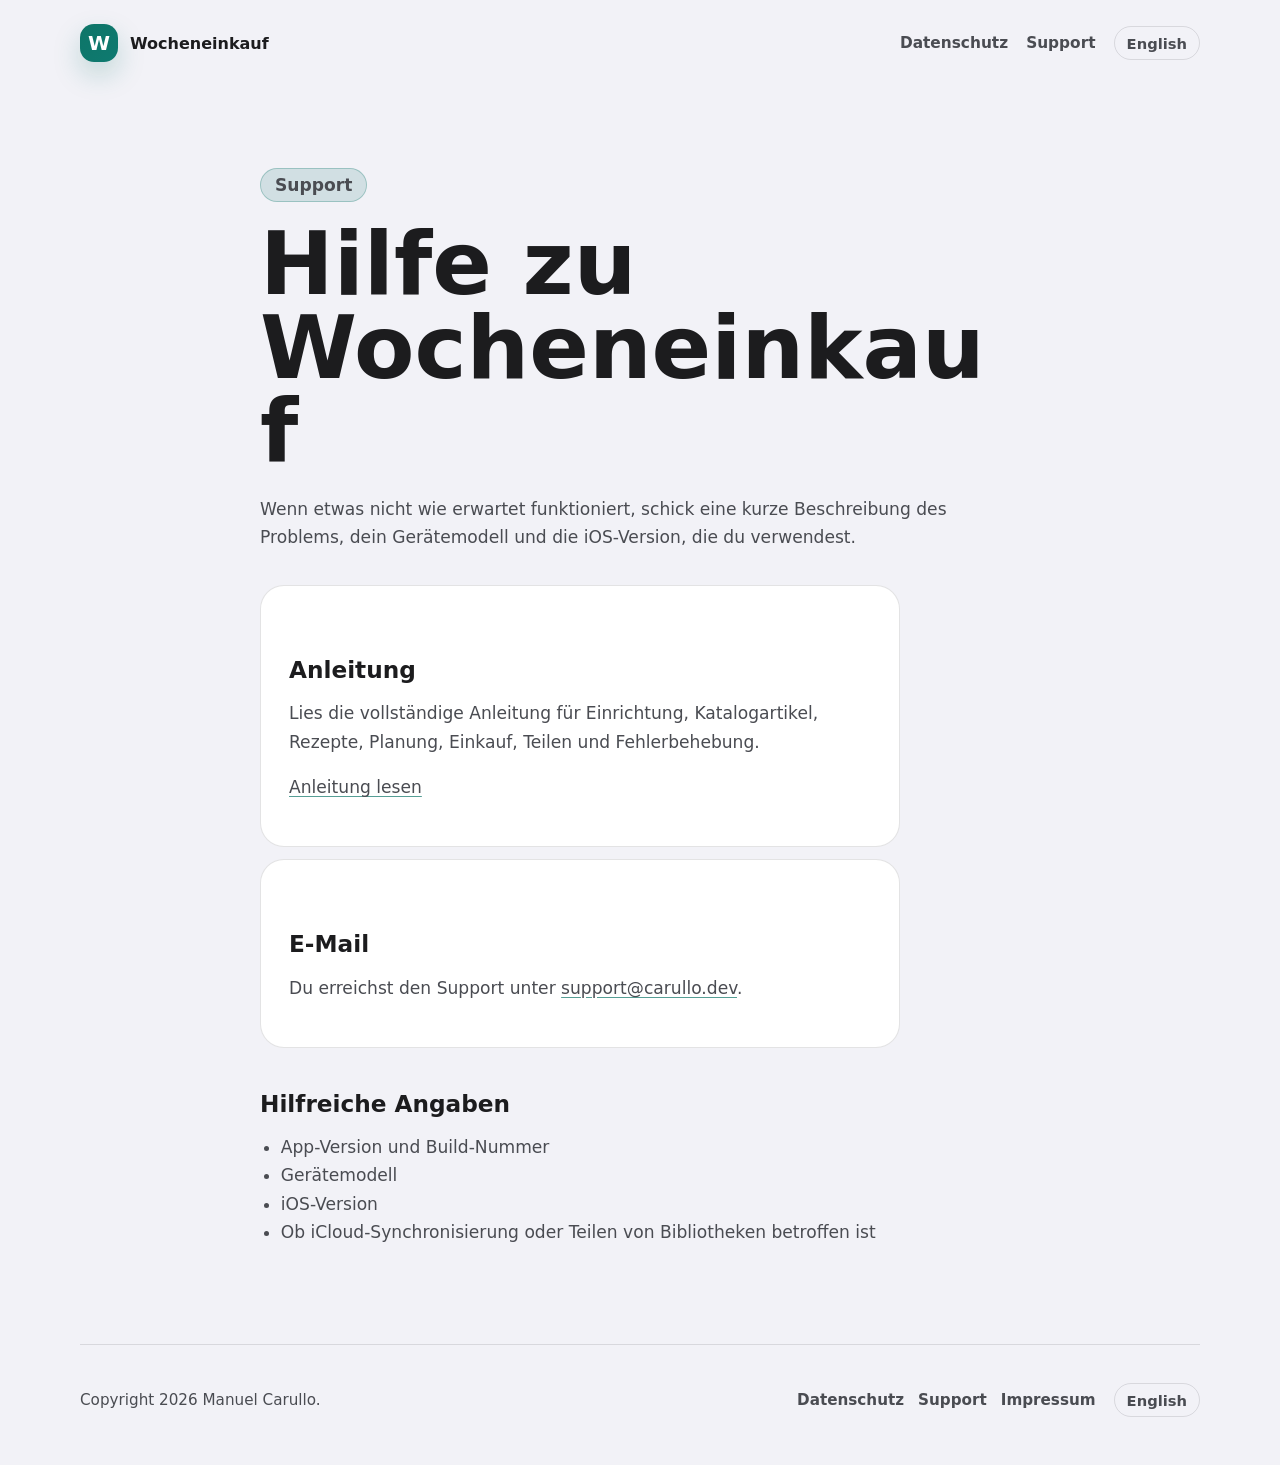
<file: de/support/index.html>
<!doctype html>
<html lang="de">
  <head>
    <meta charset="utf-8">
    <meta name="viewport" content="width=device-width, initial-scale=1">
    <title>Support - Wocheneinkauf</title>
    <meta name="description" content="Support-Informationen für Wocheneinkauf.">
    <link rel="stylesheet" href="../../assets/styles.css">
  </head>
  <body>
    <header class="site-header">
      <a class="brand" href="../" aria-label="Wocheneinkauf">
        <span class="brand-mark" aria-hidden="true">W</span>
        <span>Wocheneinkauf</span>
      </a>
      <div class="header-actions">
        <nav class="nav" aria-label="Hauptnavigation">
          <a href="../../datenschutz/">Datenschutz</a>
          <a href="./">Support</a>
        </nav>
        <a class="language-switch" href="../../support/" lang="en" hreflang="en">English</a>
      </div>
    </header>

    <main class="section policy">
      <p class="eyebrow">Support</p>
      <h1>Hilfe zu Wocheneinkauf</h1>
      <p>
        Wenn etwas nicht wie erwartet funktioniert, schick eine kurze Beschreibung des Problems,
        dein Gerätemodell und die iOS-Version, die du verwendest.
      </p>

      <div class="support-options">
        <article class="support-option">
          <h2>Anleitung</h2>
          <p>
            Lies die vollständige Anleitung für Einrichtung, Katalogartikel, Rezepte, Planung,
            Einkauf, Teilen und Fehlerbehebung.
          </p>
          <p><a href="../guide/">Anleitung lesen</a></p>
        </article>
        <article class="support-option">
          <h2>E-Mail</h2>
          <p>
            Du erreichst den Support unter
            <a href="mailto:support@carullo.dev">support@carullo.dev</a>.
          </p>
        </article>
      </div>

      <h2>Hilfreiche Angaben</h2>
      <ul>
        <li>App-Version und Build-Nummer</li>
        <li>Gerätemodell</li>
        <li>iOS-Version</li>
        <li>Ob iCloud-Synchronisierung oder Teilen von Bibliotheken betroffen ist</li>
      </ul>
    </main>

    <footer class="site-footer">
      <span>Copyright 2026 Manuel Carullo.</span>
      <div class="footer-nav-group">
        <nav class="footer-links" aria-label="Fußzeilenlinks">
          <a href="../../datenschutz/">Datenschutz</a>
          <a href="./">Support</a>
          <a href="../../impressum/">Impressum</a>
        </nav>
        <a class="language-switch" href="../../support/" lang="en" hreflang="en">English</a>
      </div>
    </footer>
  </body>
</html>
</file>
<file: assets/styles.css>
:root {
  color-scheme: light dark;
  --background: #f2f2f7;
  --background-soft: #e9f4f1;
  --background-raised: #ffffff;
  --surface: #ffffff;
  --surface-secondary: #f8f8fb;
  --surface-selected: rgba(14, 117, 104, 0.14);
  --text: #1c1c1e;
  --muted: #4a4c52;
  --tertiary: #65696e;
  --line: rgba(60, 60, 67, 0.14);
  --accent: #0e7568;
  --accent-strong: #084f46;
  --accent-bright: #0e7a70;
  --on-accent: #ffffff;
  --shadow: 0 28px 80px rgba(28, 28, 30, 0.16);
  --radius-card: 30px;
  --radius-row: 18px;
  --radius-button: 999px;
}

@media (prefers-color-scheme: dark) {
  :root {
    --background: #141417;
    --background-soft: #132321;
    --background-raised: #1f1f24;
    --surface: #1f1f24;
    --surface-secondary: #18181d;
    --surface-selected: rgba(33, 204, 184, 0.16);
    --text: #f7f7fa;
    --muted: #c9c9d0;
    --tertiary: #a3a8ad;
    --line: rgba(255, 255, 255, 0.13);
    --accent: #21ccb8;
    --accent-strong: #6ce4d7;
    --accent-bright: #17c4ba;
    --on-accent: #06201c;
    --shadow: 0 28px 80px rgba(0, 0, 0, 0.42);
  }
}

* {
  box-sizing: border-box;
}

html {
  font-family:
    ui-rounded, "SF Pro Rounded", ui-sans-serif, system-ui, -apple-system,
    BlinkMacSystemFont, "Segoe UI", sans-serif;
  background: var(--background);
  color: var(--text);
}

body {
  margin: 0;
  min-width: 320px;
}

a {
  color: inherit;
  text-decoration-color: color-mix(in srgb, var(--accent) 70%, transparent);
  text-underline-offset: 0.18em;
}

a:hover {
  color: var(--accent-strong);
}

.site-header {
  position: relative;
  z-index: 3;
  display: flex;
  align-items: center;
  justify-content: space-between;
  gap: 24px;
  width: min(1120px, calc(100% - 40px));
  margin: 0 auto;
  padding: 24px 0;
}

.brand {
  display: inline-flex;
  align-items: center;
  gap: 12px;
  color: var(--text);
  font-weight: 760;
  text-decoration: none;
}

.brand-mark {
  display: grid;
  width: 38px;
  height: 38px;
  place-items: center;
  border-radius: 14px;
  background: linear-gradient(135deg, var(--accent), var(--accent-bright));
  color: var(--on-accent);
  font-size: 20px;
  box-shadow: 0 12px 28px rgba(14, 117, 104, 0.22);
}

.nav {
  display: flex;
  align-items: center;
  gap: 18px;
  color: var(--muted);
  font-size: 0.96rem;
  font-weight: 620;
}

.nav a {
  text-decoration: none;
}

.header-actions {
  display: flex;
  align-items: center;
  gap: 18px;
}

.language-switch {
  display: inline-flex;
  min-height: 34px;
  align-items: center;
  border: 1px solid var(--line);
  border-radius: var(--radius-button);
  padding: 0 12px;
  color: var(--muted);
  font-size: 0.92rem;
  font-weight: 700;
  text-decoration: none;
}

.language-switch:hover {
  border-color: color-mix(in srgb, var(--accent) 42%, var(--line));
  color: var(--accent-strong);
}

.hero {
  position: relative;
  isolation: isolate;
  min-height: calc(100svh - 86px);
  overflow: hidden;
  background: linear-gradient(135deg, var(--background), var(--background-soft));
}

.hero-inner {
  position: relative;
  z-index: 2;
  display: grid;
  grid-template-columns: minmax(0, 1fr) minmax(300px, 380px);
  gap: 64px;
  align-items: center;
  width: min(1120px, calc(100% - 40px));
  min-height: calc(100svh - 86px);
  margin: 0 auto;
  padding: 44px 0 84px;
}

.hero-copy {
  max-width: 620px;
  min-width: 0;
}

.eyebrow {
  display: inline-flex;
  align-items: center;
  min-height: 34px;
  margin: 0 0 20px;
  border: 1px solid color-mix(in srgb, var(--accent) 28%, transparent);
  border-radius: var(--radius-button);
  padding: 0 14px;
  background: var(--surface-selected);
  color: var(--accent-strong);
  font-size: 0.86rem;
  font-weight: 760;
}

h1,
h2,
h3,
p {
  margin-top: 0;
}

h1 {
  max-width: 100%;
  margin-bottom: 22px;
  font-size: clamp(3.2rem, 5.7vw, 6.1rem);
  line-height: 0.95;
  letter-spacing: 0;
  overflow-wrap: break-word;
}

.hero-title {
  display: flex;
  flex-wrap: wrap;
  column-gap: 0;
}

.hero-title span {
  display: inline-block;
}

.lead {
  max-width: 590px;
  margin-bottom: 34px;
  color: var(--muted);
  font-size: clamp(1.18rem, 2vw, 1.45rem);
  font-weight: 520;
  line-height: 1.52;
}

.actions {
  display: flex;
  flex-wrap: wrap;
  gap: 14px;
}

.button {
  display: inline-flex;
  min-height: 52px;
  align-items: center;
  justify-content: center;
  border: 1px solid var(--line);
  border-radius: var(--radius-button);
  padding: 0 23px;
  background: color-mix(in srgb, var(--surface) 92%, transparent);
  color: var(--text);
  font-weight: 760;
  text-decoration: none;
  box-shadow: 0 12px 30px rgba(28, 28, 30, 0.06);
}

.button.primary {
  border-color: transparent;
  background: linear-gradient(135deg, var(--accent), var(--accent-bright));
  color: var(--on-accent);
  box-shadow: 0 18px 38px rgba(14, 117, 104, 0.26);
}

.hero-media {
  display: grid;
  justify-items: center;
  align-items: center;
  min-height: 680px;
  min-width: 0;
}

.phone-placeholder {
  display: grid;
  align-content: center;
  justify-items: center;
  width: min(100%, 330px);
  aspect-ratio: 689 / 1500;
  border-radius: 48px;
  border: 1px solid color-mix(in srgb, var(--accent) 32%, var(--line));
  padding: 34px;
  background:
    linear-gradient(180deg, color-mix(in srgb, var(--surface) 92%, transparent), var(--surface)),
    var(--surface);
  box-shadow: var(--shadow);
  text-align: center;
}

.screenshot-slot {
  position: relative;
  overflow: hidden;
}

.screenshot-slot picture,
.screenshot-slot img {
  display: block;
  width: 100%;
  height: 100%;
}

.screenshot-slot img {
  object-fit: cover;
}

.phone-placeholder img {
  object-fit: contain;
}

.screenshot-slot picture {
  position: absolute;
  inset: 0;
}

.phone-placeholder strong,
.image-placeholder strong {
  margin: 8px 0;
  color: var(--text);
  font-size: 1.3rem;
}

.phone-placeholder span,
.image-placeholder span {
  color: var(--muted);
  line-height: 1.5;
}

.placeholder-label {
  display: inline-flex;
  align-items: center;
  min-height: 30px;
  border-radius: var(--radius-button);
  padding: 0 12px;
  background: var(--surface-selected);
  color: var(--accent-strong);
  font-size: 0.78rem;
  font-weight: 760;
  text-transform: uppercase;
}

.section {
  width: min(960px, calc(100% - 40px));
  margin: 0 auto;
  padding: 82px 0;
}

.section h2 {
  max-width: 760px;
  margin-bottom: 18px;
  font-size: clamp(2rem, 5vw, 4rem);
  line-height: 1;
  letter-spacing: 0;
}

.section p,
.section li {
  color: var(--muted);
  font-size: 1.07rem;
  line-height: 1.65;
}

.problem {
  width: min(1120px, calc(100% - 40px));
}

.problem > p:not(.eyebrow) {
  max-width: 760px;
}

.problem-list {
  display: grid;
  grid-template-columns: repeat(3, minmax(0, 1fr));
  gap: 28px;
  margin-top: 44px;
}

.problem-list div {
  border-top: 1px solid var(--line);
  padding-top: 22px;
}

.problem-list span {
  color: var(--accent-strong);
  font-size: 0.82rem;
  font-weight: 800;
}

.problem-list h3,
.workflow-step h3 {
  margin-bottom: 12px;
  font-size: 1.25rem;
}

.section-heading {
  max-width: 760px;
  margin-bottom: 44px;
}

.workflow {
  width: min(1120px, calc(100% - 40px));
}

.workflow-grid {
  display: grid;
  grid-template-columns: repeat(3, minmax(0, 1fr));
  gap: 18px;
}

.workflow-step {
  min-width: 0;
}

.image-placeholder {
  display: grid;
  align-content: center;
  justify-items: center;
  min-height: 260px;
  margin-bottom: 22px;
  border: 1px dashed color-mix(in srgb, var(--accent) 48%, var(--line));
  border-radius: var(--radius-card);
  padding: 28px;
  background: color-mix(in srgb, var(--surface) 82%, var(--background));
  text-align: center;
}

.image-placeholder.landscape {
  aspect-ratio: 4 / 3;
}

.image-placeholder.portrait {
  width: min(100%, 360px);
  aspect-ratio: 3 / 4;
  justify-self: end;
  margin-bottom: 0;
}

.split-section {
  display: grid;
  grid-template-columns: minmax(0, 1fr) minmax(280px, 360px);
  gap: 72px;
  align-items: center;
  width: min(1120px, calc(100% - 40px));
}

.feature-points {
  display: grid;
  gap: 10px;
  margin: 28px 0 0;
  padding-left: 1.15rem;
}

.closing-section {
  padding-bottom: 96px;
}

.closing-section .actions {
  margin-top: 30px;
}

.policy {
  max-width: 760px;
}

.policy h1 {
  font-size: clamp(2.7rem, 8vw, 5.5rem);
}

.policy h2 {
  margin-top: 44px;
  font-size: 1.45rem;
}

.policy h3 {
  margin-top: 30px;
  margin-bottom: 12px;
  font-size: 1.12rem;
}

.policy ul {
  padding-left: 1.3rem;
}

.support-options {
  display: grid;
  grid-template-columns: 1fr;
  gap: 12px;
  margin-top: 34px;
  max-width: 640px;
}

.support-option {
  border: 1px solid var(--line);
  border-radius: 24px;
  padding: 28px;
  background: var(--surface);
}

.guide {
  max-width: 880px;
}

.guide .lead {
  max-width: 760px;
}

.guide-toc {
  display: flex;
  flex-wrap: wrap;
  gap: 10px;
  margin: 34px 0 58px;
}

.guide-toc a {
  display: inline-flex;
  min-height: 38px;
  align-items: center;
  border: 1px solid var(--line);
  border-radius: var(--radius-button);
  padding: 0 14px;
  background: var(--surface);
  color: var(--muted);
  font-size: 0.92rem;
  font-weight: 720;
  text-decoration: none;
}

.guide-toc a:hover {
  border-color: color-mix(in srgb, var(--accent) 42%, var(--line));
  color: var(--accent-strong);
}

.guide-section {
  border-top: 1px solid var(--line);
  padding: 46px 0;
}

.guide-section:first-of-type {
  border-top: 0;
}

.guide-section h2 {
  margin-bottom: 16px;
  font-size: clamp(1.85rem, 4.4vw, 3.2rem);
}

.guide-section h3 {
  margin-top: 32px;
  margin-bottom: 12px;
  font-size: 1.15rem;
}

.guide-steps {
  display: grid;
  gap: 12px;
  margin: 26px 0 0;
  padding-left: 1.35rem;
}

.guide-steps li::marker {
  color: var(--accent-strong);
  font-weight: 780;
}

.guide-note,
.guide-shot {
  margin-top: 26px;
  border: 1px solid var(--line);
  border-radius: 24px;
  padding: 22px;
  background: var(--surface);
}

.guide-note {
  color: var(--muted);
  font-size: 1.02rem;
  line-height: 1.6;
}

.guide-note strong {
  color: var(--text);
}

.guide-shot {
  background:
    linear-gradient(135deg, color-mix(in srgb, var(--surface-selected) 62%, transparent), transparent),
    var(--surface-secondary);
}

.guide-shot span {
  display: inline-flex;
  min-height: 28px;
  align-items: center;
  margin-bottom: 12px;
  border-radius: var(--radius-button);
  padding: 0 10px;
  background: var(--surface-selected);
  color: var(--accent-strong);
  font-size: 0.75rem;
  font-weight: 780;
  text-transform: uppercase;
}

.guide-shot strong {
  display: block;
  margin-bottom: 8px;
  font-size: 1.12rem;
}

.guide-shot p {
  margin-bottom: 0;
}

.site-footer {
  display: flex;
  align-items: center;
  justify-content: space-between;
  gap: 18px;
  width: min(1120px, calc(100% - 40px));
  margin: 0 auto;
  padding: 38px 0 48px;
  border-top: 1px solid var(--line);
  color: var(--muted);
  font-size: 0.95rem;
}

.footer-links {
  display: flex;
  flex-wrap: wrap;
  gap: 14px;
}

.footer-nav-group {
  display: flex;
  flex-wrap: wrap;
  align-items: center;
  justify-content: flex-end;
  gap: 18px;
}

.footer-links a {
  color: var(--muted);
  font-weight: 620;
  text-decoration: none;
}

@media (max-width: 920px) {
  .site-header {
    align-items: flex-start;
    flex-direction: column;
  }

  .header-actions {
    flex-wrap: wrap;
  }

  .hero-inner {
    grid-template-columns: 1fr;
    min-height: 0;
    padding-top: 22px;
  }

  .hero-media {
    min-height: 0;
  }

  .phone-placeholder {
    width: min(100%, 350px);
  }

  .problem-list,
  .workflow-grid,
  .split-section,
  .support-options {
    grid-template-columns: 1fr;
  }

  .image-placeholder.portrait {
    justify-self: stretch;
  }

  .site-footer {
    align-items: flex-start;
    flex-direction: column;
  }

  .footer-nav-group {
    justify-content: flex-start;
  }
}

@media (max-width: 520px) {
  .site-header,
  .hero-inner,
  .section,
  .site-footer {
    width: min(100% - 28px, 1120px);
  }

  .header-actions,
  .nav {
    width: 100%;
  }

  .nav {
    justify-content: flex-start;
    gap: 10px;
  }

  h1 {
    font-size: clamp(2.8rem, 15vw, 4rem);
  }

  .hero-title {
    display: block;
  }

  .actions {
    flex-direction: column;
  }

  .button {
    width: 100%;
  }

  .phone-placeholder {
    border-radius: 42px;
    padding: 28px;
  }
}
</file>
